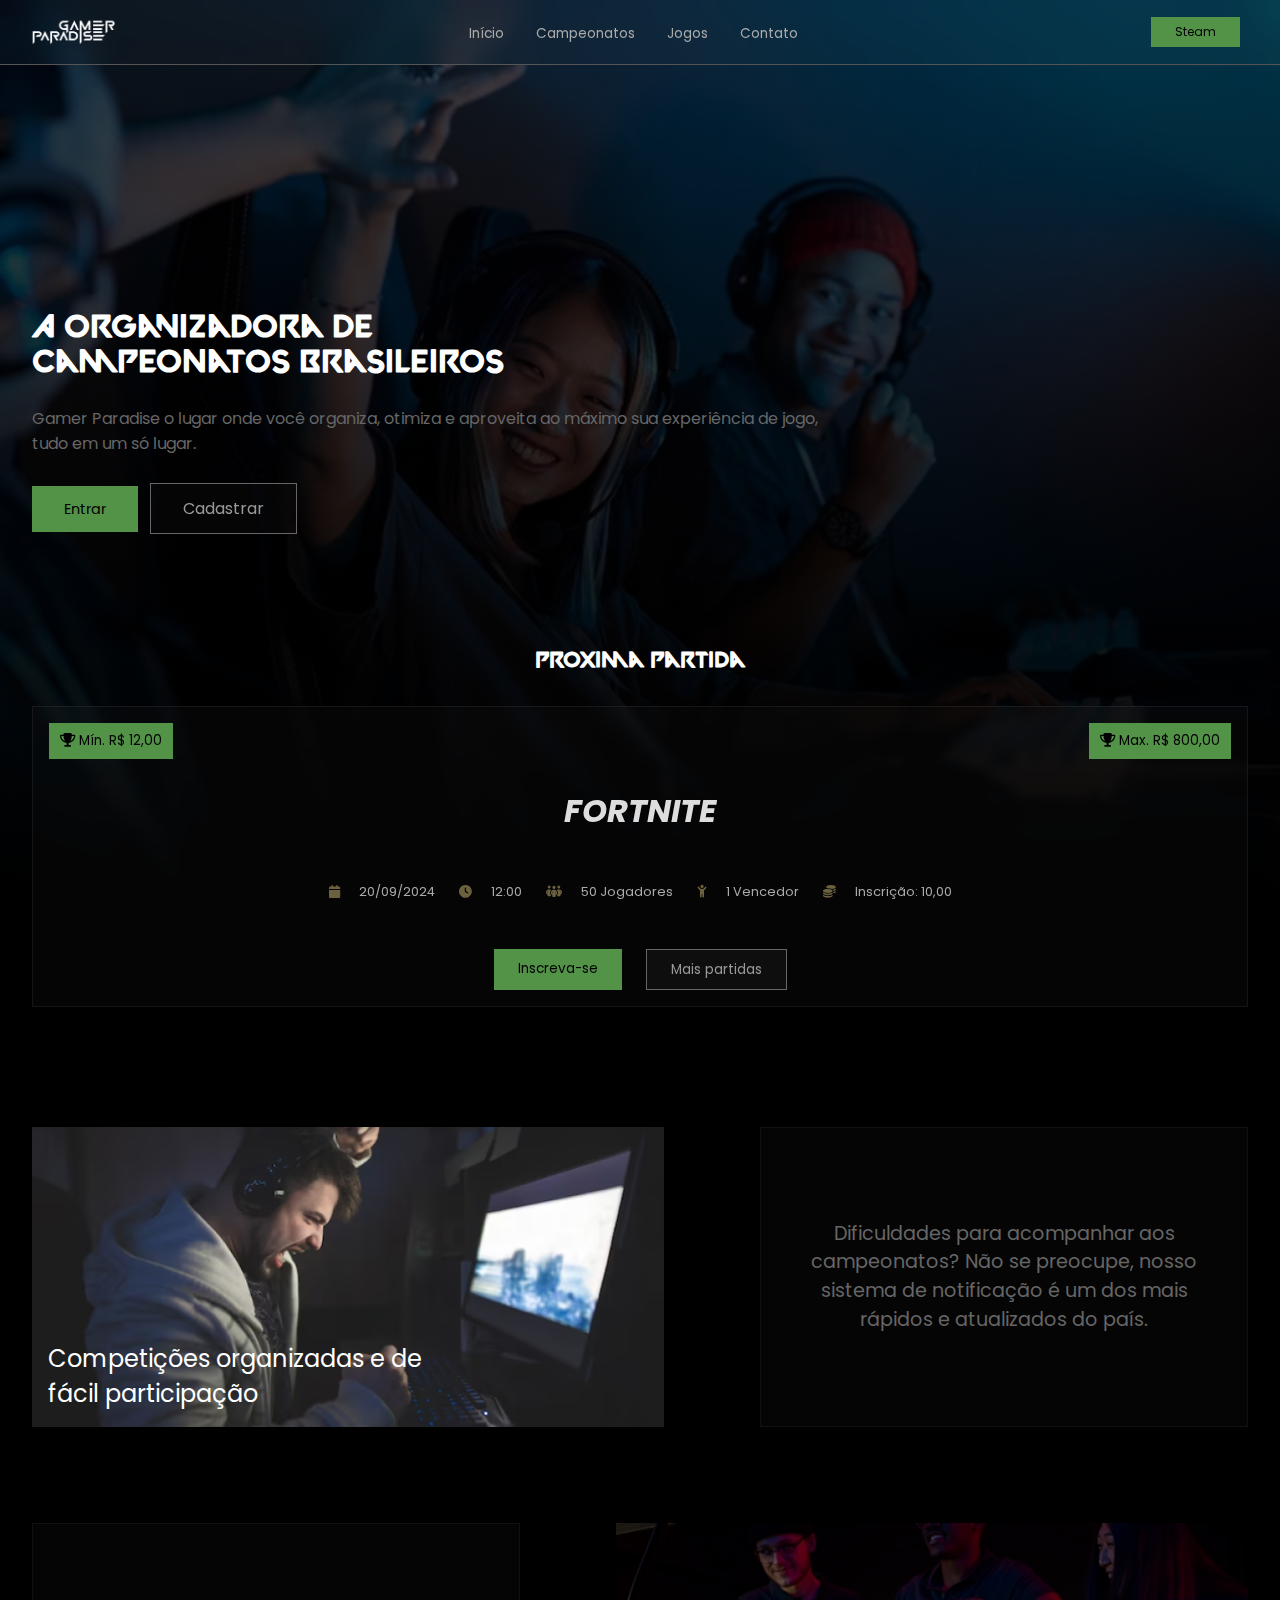
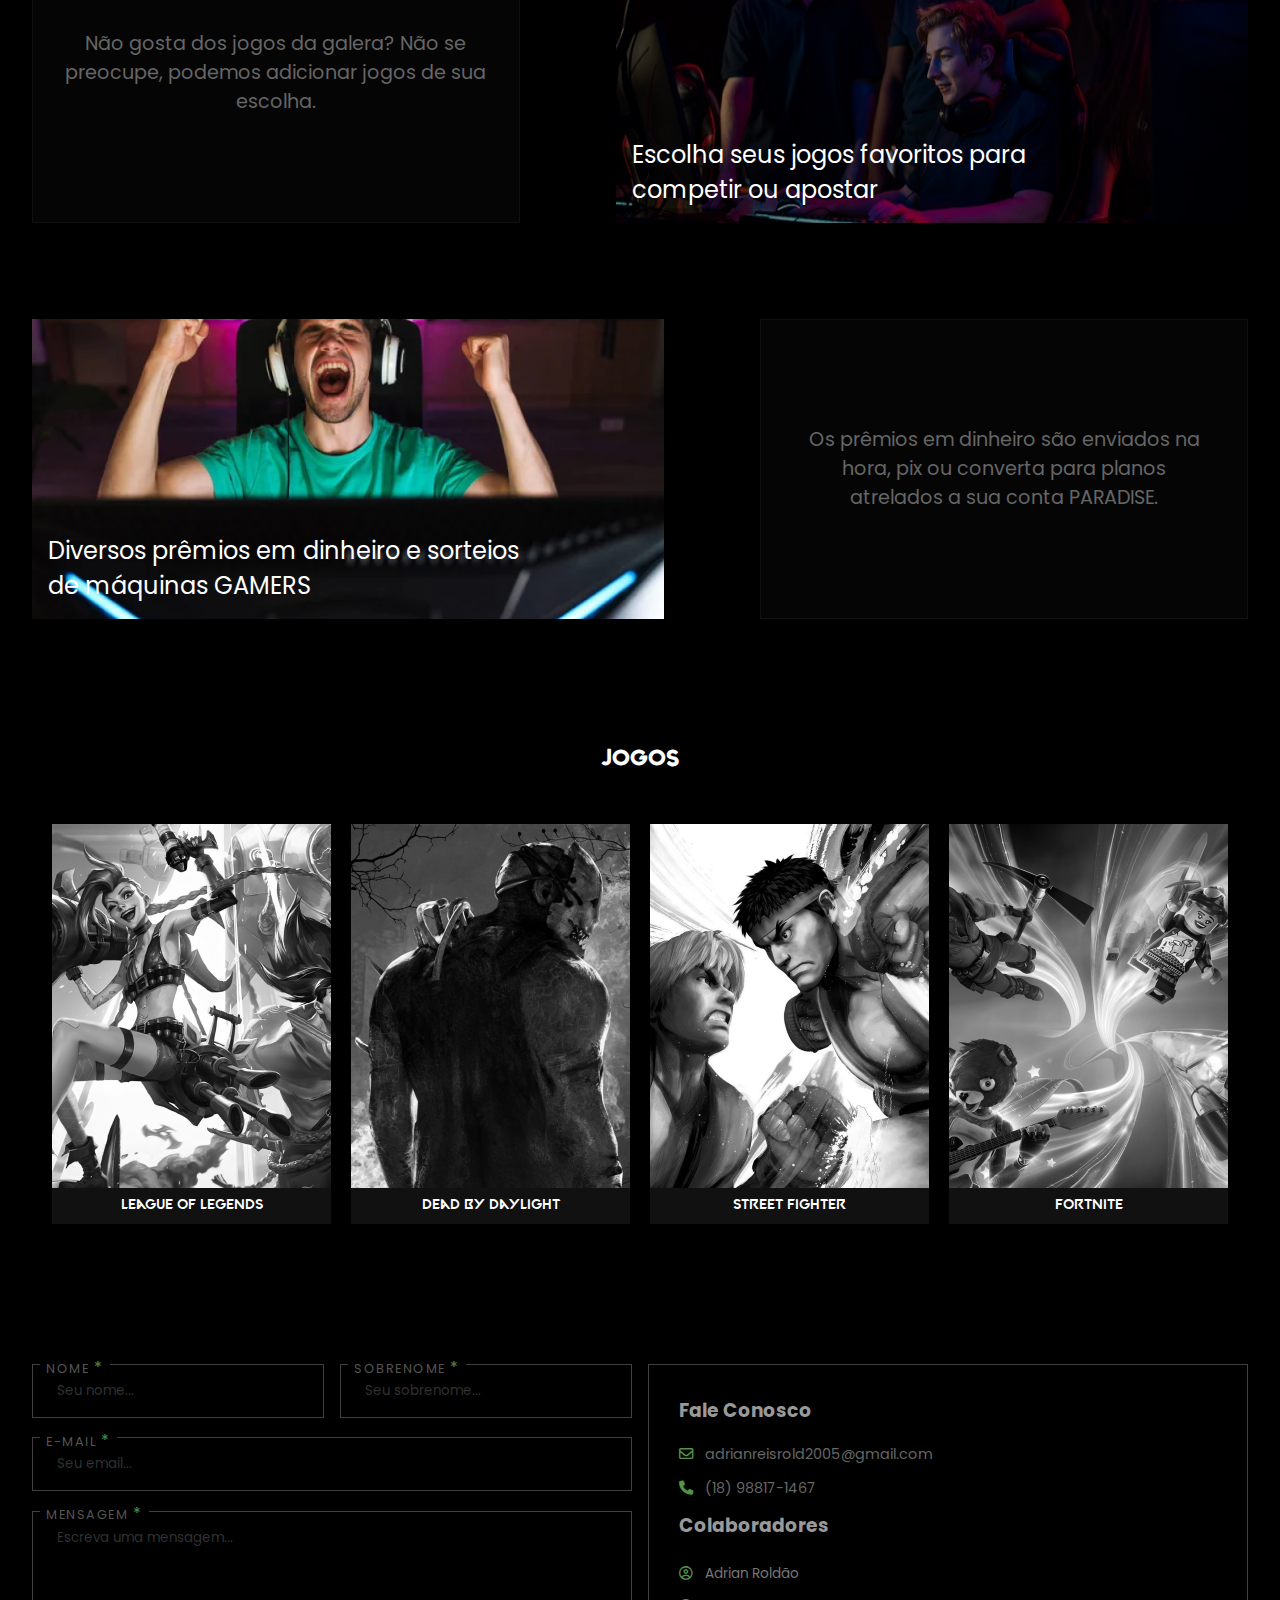
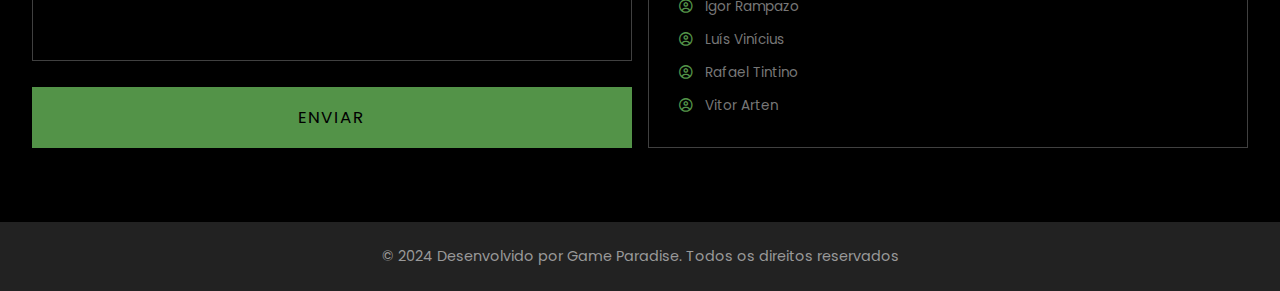
<file: index.html>
<!DOCTYPE html>
<html lang="pt-BR">
<head>
   <meta charset="UTF-8">
   <meta name="viewport" content="width=device-width, initial-scale=1.0">
   <link rel="shortcut icon" href="./assets/img/favicom.png" type="image/x-icon">
   <!-- Link File(s) CSS -->
   <link rel="stylesheet" href="./assets/css/_header.css">
   <link rel="stylesheet" href="./assets/css/style.css">
   <link rel="stylesheet" href="https://cdnjs.cloudflare.com/ajax/libs/font-awesome/6.6.0/css/all.min.css"/>
   <title>Gamer Paradise ⋄ Inicio</title>
</head>
<body>
   
   <!-- navegação -->
   <header>
      <div class="left">
         <a href="./index.html"><img src="./assets/img/logo-gp.png" alt="logo gamer paradise" class="logo"></a>
      </div>

      <input type="checkbox" name="menu" id="menu">
      <label for="menu" id="b-menu"><i class="fa-solid fa-bars"></i></label>

      <ul>
         <li><a href="#ap">Início</a></li>
         <li><a href="#mt">Campeonatos</a></li>
         <li><a href="#gm">Jogos</a></li>
         <li><a href="#cc">Contato</a></li>
         <button class="shop mn">Steam</button>
      </ul>

      <a href="https://store.steampowered.com/?l=portuguese" target="_blank" class="shop">Steam</a>
   </header>


   <!-- Banner -->
   <div class="cover" id="ap">
      <img src="./assets/img/banner_gp.png" alt="Banner League of Legends">
   </div>
   
   <!-- Detalhes -->
   <section class="container">
      <div class="dtl ap" id="ap">
         <h1 class="logo">A organizadora de campeonatos Brasileiros</h1>
         <p class="describe">Gamer Paradise o lugar onde você organiza, otimiza e aproveita ao máximo sua experiência de jogo, tudo em um só lugar.</p>
         <div class="row-button">
            <a href="" target="_blank" class="adquire">Entrar</a>
            <a href="#preview" target="_blank" class="preview">Cadastrar</a>
         </div>
      </div>

      <h1 class="title" id="mt">Proxima Partida</h1>

      <div class="matches">
         <span class="min"><i class="fa-solid fa-trophy"></i> Mín. R$ 12,00</span>
         <span class="max"><i class="fa-solid fa-trophy"></i> Max. R$ 800,00</span>

         <h1>Fortnite</h1>

         <ul>
            <li><i class="fa-solid fa-calendar"></i> <span>20/09/2024</span></li>
            <li><i class="fa-solid fa-clock"></i> <span>12:00</span></li>
            <li><i class="fa-solid fa-people-group"></i> <span>50 Jogadores</span></li>
            <li><i class="fa-solid fa-child-reaching"></i> <span>1 Vencedor</span></li>
            <li><i class="fa-solid fa-coins"></i> <span>Inscrição: 10,00</span></li>
         </ul>

         <div class="rw-btn">
            <a class="sub" href="./src/pages/subscribe-sl.html">Inscreva-se</a>
            <a class="mmt" href="">Mais partidas</a>
         </div>
      </div>

      <div class="dtl">
         <div class="bl-info">
            <div class="text">
               <p>Dificuldades para acompanhar aos campeonatos? Não se preocupe, nosso sistema de notificação é um dos mais rápidos e atualizados do país.</p>
            </div>
            <div class="cv">
               <img src="./assets/img/start/i (2).png" alt="Ilustração de Jogador(es)">
               <p>Competições organizadas e de <br> fácil participação</p>
            </div>
         </div>
         <div class="bl-info">
            <div class="text">
               <p>Não gosta dos jogos da galera? Não se preocupe, podemos adicionar jogos de sua escolha.</p>
            </div>
            <div class="cv">
               <img src="./assets/img/start/i (3).png" alt="Ilustração de Jogador(es)">
               <p>Escolha seus jogos favoritos para <br> competir ou apostar</p>
            </div>
         </div>
         <div class="bl-info">
            <div class="text">
               <p>Os prêmios em dinheiro são enviados na hora, pix ou converta para planos atrelados a sua conta PARADISE.</p>
            </div>
            <div class="cv">
               <img src="./assets/img/start/i (1).png" alt="Ilustração de Jogador(es)">
               <p>Diversos prêmios em dinheiro e sorteios <br> de máquinas GAMERS</p>
            </div>
         </div>
      </div>

      <h1 class="title" id="gm">Jogos</h1>

      <div class="dtl pj">
         <a href="./src/pages/games/league-of-legends.html" class="game__card">
            <img src="./assets/img/cards/lol.png" alt="Ilustração League of Legends">
            <p class="title-pj">League of Legends</p>
         </a>
         <a href="./src/pages/games/dead-by-daylight.html" class="game__card">
            <img src="./assets/img/cards/dbd.png" alt="Ilustração Dead By Daylight">
            <p class="title-pj">Dead By Daylight</p>
         </a>
         <a href="./src/pages/games/street-fighter.html" class="game__card">
            <img src="./assets/img/cards/street-fighter.png" alt="Ilustração Street Fighter">
            <p class="title-pj">Street Fighter</p>
         </a>
         <a href="./src/pages/games/fortinite.html" class="game__card">
            <img src="./assets/img/cards/fortinite.png" alt="Ilustração Fortinite">
            <p class="title-pj">Fortnite</p>
         </a>
      </div>

      <div class="dtl form" id="cc">
         <form action="" method="post">
            <div class="field">
               <label for="nome">Nome <span>*</span></label>
               <input type="text" name="nome" id="nome" placeholder="Seu nome..." required>
            </div>
            <div class="field">
               <label for="sobrenome">Sobrenome <span>*</span></label>
               <input type="text" name="sobrenome" id="sobrenome" placeholder="Seu sobrenome..." required>
            </div>
            <div class="field">
               <label for="email">E-mail <span>*</span></label>
               <input type="text" name="email" id="email" placeholder="Seu email..." required>
            </div>
            <div class="field">
               <label for="mensagem">Mensagem <span>*</span></label>
               <textarea name="mensagem" id="mensagem" placeholder="Escreva uma mensagem..." required></textarea>
            </div>

            <button type="submit">Enviar</button>
         </form>

         <div class="bl-data">
            <h3>Fale Conosco</h3>

            <p><i class="fa-regular fa-envelope"></i> adrianreisrold2005@gmail.com</p>
            <p><i class="fa-solid fa-phone"></i> (18) 98817-1467</p>

            <h3>Colaboradores</h3>

            <ul>
               <li><a href="https://igorrampazo.github.io/adrian-port/" target="_blank"><i class="fa-regular fa-circle-user"></i> Adrian Roldão</a></li>
               <li><a href="https://igorrampazo.github.io/igorrampazo-port/" target="_blank"><i class="fa-regular fa-circle-user"></i> Igor Rampazo</a></li>
               <li><a href="https://xxlvamxx.github.io/my-portifolio/" target="_blank"><i class="fa-regular fa-circle-user"></i> Luís Vinícius</a></li>
               <li><a href="https://c0smoss.github.io/portifolio2/" target="_blank"><i class="fa-regular fa-circle-user"></i> Rafael Tintino</a></li>
               <li><a href="https://igorrampazo.github.io/vitorport/" target="_blank"><i class="fa-regular fa-circle-user"></i> Vitor Arten</a></li>
            </ul>
         </div>
      </div>
   </section>

   <!-- Rodapé -->
   <footer>
      <p>© 2024 Desenvolvido por Game Paradise. Todos os direitos reservados</p>
   </footer>
</body>
</html>
</file>
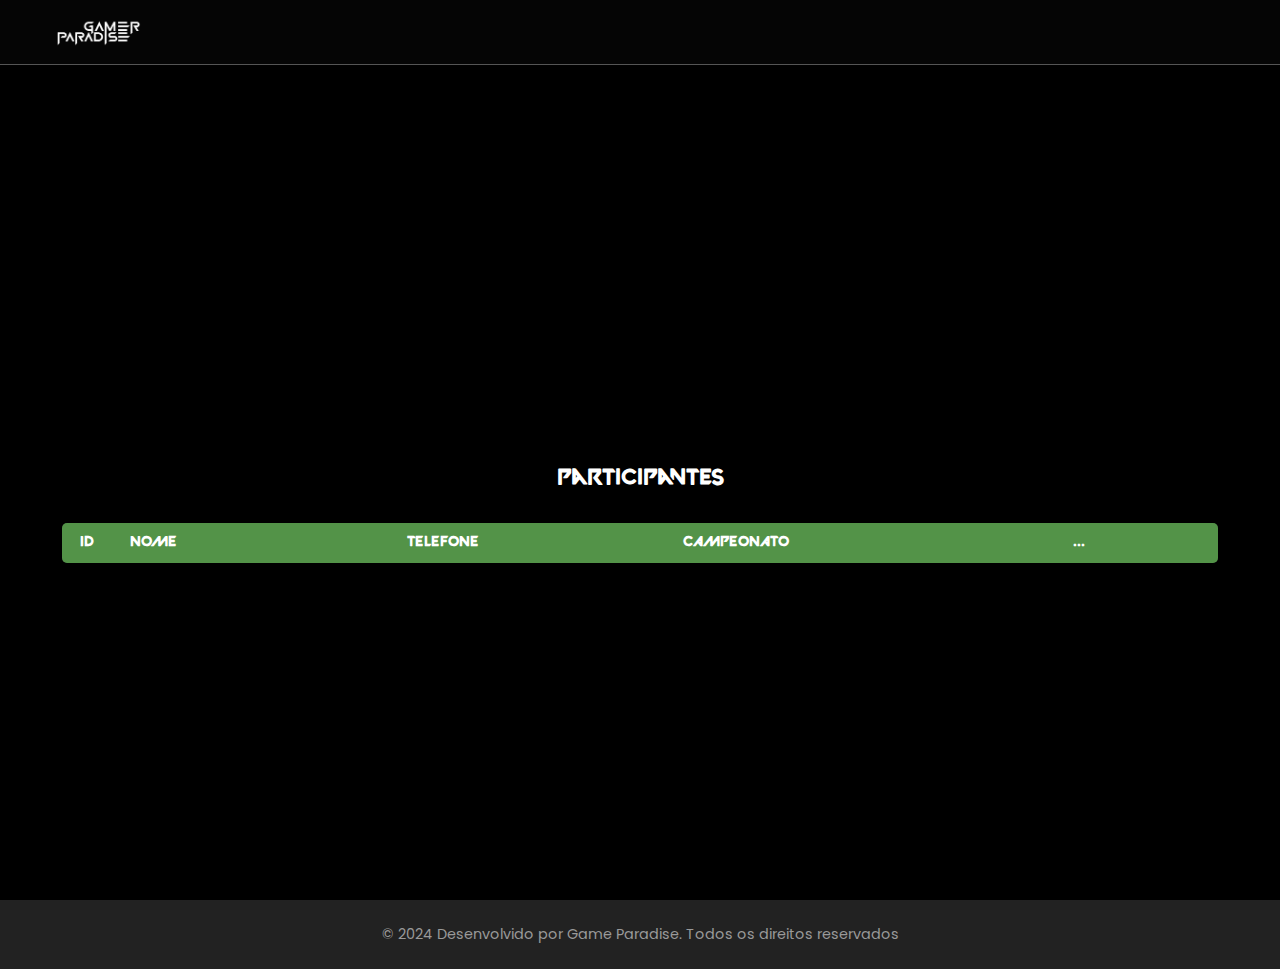
<file: src/pages/dashboard.html>
<!DOCTYPE html>
<html lang="pt-BR">
<head>
   <meta charset="UTF-8">
   <meta name="viewport" content="width=device-width, initial-scale=1.0">
   <link rel="shortcut icon" href="../../assets/img/favicom.png" type="image/x-icon">
   <!-- Link File(s) CSS -->
   <link rel="stylesheet" href="../../assets/css/_header.css">
   <link rel="stylesheet" href="../../assets/css/_dashboard.css">
   <link rel="stylesheet" href="https://cdnjs.cloudflare.com/ajax/libs/font-awesome/6.6.0/css/all.min.css"/>
   <!-- Link File(s) JS -->
   <script src="../../assets/js/ctrl-del-user.js" defer async></script>
   <script src="../../assets/js/ctrl-slt-ps.js"></script>
   <title>Gamer Paradise ⋄ Dashboard</title>
</head>
<body>
   
   <!-- navegação -->
   <header>
      <div class="left">
         <a href="../../index.html"><img src="../../assets/img/logo-gp.png" alt="logo gamer paradise" class="logo"></a>
      </div>
   </header>
   
   <!-- Detalhes -->
   <section class="container eq">
      <div class="dash-1">
         <h1 class="title">Participantes</h1>
         <table>
               <thead>
                  <tr>
                     <td>Id</td>
                     <td>Nome</td>
                     <td>Telefone</td>
                     <td>Campeonato</td>
                     <td>...</td>
                  </tr>
               </thead>
               <tbody class="data-ps">
               </tbody>
         </table>
      </div>

      <!-- <div class="dash-2">
            <h1 class="title">Grupos</h1>
            <table>
                  <thead>
                     <tr>
                        <td>Id</td>
                        <td>Equipe</td>
                        <td>Membro 1</td>
                        <td>Membro 2</td>
                        <td>Membro 3</td>
                        <td>Membro 4</td>
                        <td>Membro 5</td>
                        <td>Telefone</td>
                        <td>Campeonato</td>
                        <td>...</td>
                     </tr>
                  </thead>
                  <tbody>
                     <tr>
                        <td>1</td>
                        <td>Vorpal Sword</td>
                        <td>Igor Rampazo</td>
                        <td>Luís Monfré</td>
                        <td>Rafael Tintino</td>
                        <td>Adrian Roldao</td>
                        <td>Pedro Sá</td>
                        <td>18 99683 0946</td>
                        <td>League of Legends | 20/09/2024</td>
                        <td>
                           <a href="" class="edt"><i class="fa-solid fa-pencil"></i></a>
                           <button class="del" value="{camp[0]}"><i class="fa-solid fa-trash"></i></button>
                        </td>
                     </tr>
                  </tbody>
            </table>
      </div> -->
   </section>
   
   <!-- Rodapé -->
   <footer>
      <p>© 2024 Desenvolvido por Game Paradise. Todos os direitos reservados</p>
   </footer>
</body>
</html>
</file>
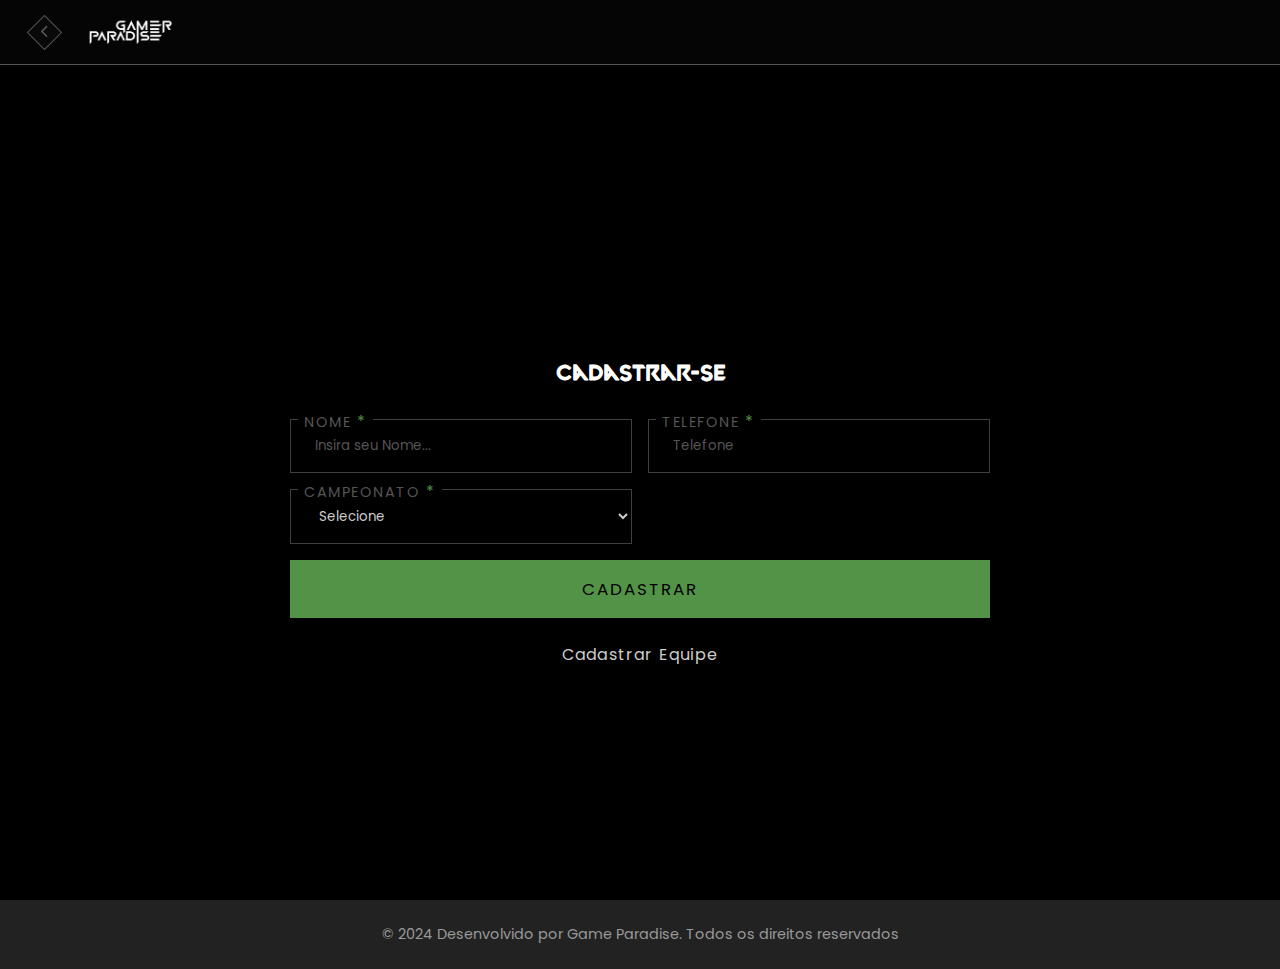
<file: src/pages/subscribe-sl.html>
<!DOCTYPE html>
<html lang="pt-BR">
<head>
   <meta charset="UTF-8">
   <meta name="viewport" content="width=device-width, initial-scale=1.0">
   <link rel="shortcut icon" href="../../assets/img/favicom.png" type="image/x-icon">
   <!-- Link File(s) CSS -->
   <link rel="stylesheet" href="../../assets/css/_header.css">
   <link rel="stylesheet" href="../../assets/css/_form.css">
   <link rel="stylesheet" href="https://cdnjs.cloudflare.com/ajax/libs/font-awesome/6.6.0/css/all.min.css"/>
   <!-- Link File(s) JS -->
   <script src="../../assets/js/ctrl-cad-sl.js" defer></script>
   <script src="../../assets/js/ctrl-list-options.js" defer></script>
   <title>Gamer Paradise ⋄ Inscrição - Solo</title>
</head>
<body>
   
   <!-- navegação -->
   <header>
      <div class="left">
         <a href="../../index.html" class="back"><i class="fa-solid fa-chevron-left"></i></a>
         <a href="../../index.html"><img src="../../assets/img/logo-gp.png" alt="logo gamer paradise" class="logo"></a>
      </div>
   </header>
   
   <!-- Detalhes -->
   <section class="container">
        <h1 class="title">cadastrar-se</h1>
        <form action="./subscribe-sl.html" id="form-sl">
            <div class="field">
                <label for="nome">Nome <span>*</span></label>
                <input type="text" name="nome" id="nome" placeholder="Insira seu Nome..." required>
            </div>
            <div class="field">
                <label for="telefone">Telefone <span>*</span></label>
                <input type="tel" name="telefone" id="telefone" placeholder="Telefone" required>
            </div>
            <div class="field">
                <label for="camp">Campeonato <span>*</span></label>
                <select name="camp" id="camp-slc" required>
                    <option value="" selected disabled>Selecione</option>
                </select>
            </div>
            <button type="submit">Cadastrar</button>
        </form>
        <a href="./subscribe-tm.html" class="link-b">Cadastrar Equipe</a>
   </section>

   <!-- Rodapé -->
   <footer>
      <p>© 2024 Desenvolvido por Game Paradise. Todos os direitos reservados</p>
   </footer>
</body>
</html>
</file>
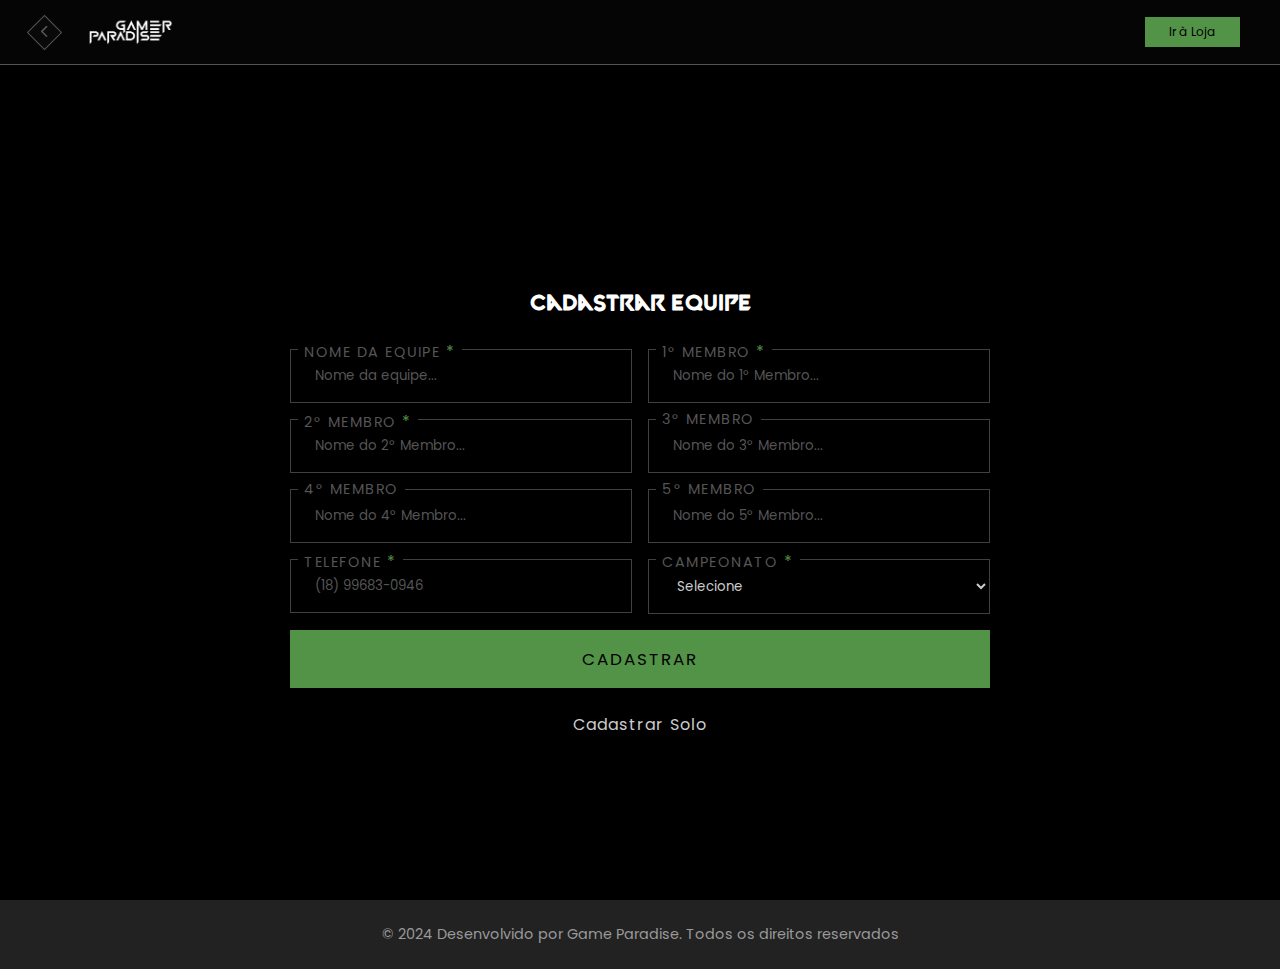
<file: src/pages/subscribe-tm.html>
<!DOCTYPE html>
<html lang="pt-BR">
<head>
   <meta charset="UTF-8">
   <meta name="viewport" content="width=device-width, initial-scale=1.0">
   <link rel="shortcut icon" href="../../assets/img/favicom.png" type="image/x-icon">
   <!-- Link File(s) CSS -->
   <link rel="stylesheet" href="../../assets/css/_header.css">
   <link rel="stylesheet" href="../../assets/css/_form.css">
   <link rel="stylesheet" href="https://cdnjs.cloudflare.com/ajax/libs/font-awesome/6.6.0/css/all.min.css"/>
   <!-- Link File(s) JS -->
   <script src="../../assets/js/ctrl-cad-gp.js" defer></script>
   <script src="../../assets/js/ctrl-list-options.js" defer></script>
   <title>Gamer Paradise ⋄ Inscrição - Solo</title>
</head>
<body>
   
   <!-- navegação -->
   <header>
      <div class="left">
         <a href="../../index.html" class="back"><i class="fa-solid fa-chevron-left"></i></a>
         <a href="../../index.html"><img src="../../assets/img/logo-gp.png" alt="logo gamer paradise" class="logo"></a>
      </div>

      <input type="checkbox" name="menu" id="menu">
      <label for="menu" id="b-menu"><i class="fa-solid fa-bars"></i></label>

      <ul>
         <button class="shop mn">Ir à Loja</button>
      </ul>

      <button class="shop">Ir à Loja</button>
   </header>
   
   <!-- Detalhes -->
   <section class="container eq">
        <h1 class="title">cadastrar Equipe</h1>
        <form action="./subscribe-tm.html" id="form-gp">
            <div class="field">
                <label for="team-name">Nome da Equipe <span>*</span></label>
                <input type="text" name="team_name" id="team_name" placeholder="Nome da equipe..." required>
            </div>
            <div class="field">
                <label for="mb_1">1° Membro <span>*</span></label>
                <input type="text" name="mb_1" id="mb_1" placeholder="Nome do 1° Membro..." required>
            </div>
            <div class="field">
                <label for="mb_2">2° Membro <span>*</span></label>
                <input type="text" name="mb_2" id="mb_2" placeholder="Nome do 2° Membro..." required>
            </div>
            <div class="field">
                <label for="mb_3">3° Membro</label>
                <input type="text" name="mb_3" id="mb_3" placeholder="Nome do 3° Membro..." required>
            </div>
            <div class="field">
                <label for="mb_4">4° Membro</label>
                <input type="text" name="mb_4" id="mb_4" placeholder="Nome do 4° Membro..." required>
            </div>
            <div class="field">
                <label for="mb_5">5° Membro</label>
                <input type="text" name="mb_5" id="mb_5" placeholder="Nome do 5° Membro..." required>
            </div>
            <div class="field">
                <label for="telefone">Telefone <span>*</span></label>
                <input type="text" name="telefone" id="telefone" placeholder="(18) 99683-0946" required>
            </div>
            <div class="field">
                <label for="">Campeonato <span>*</span></label>
                <select name="mb" id="camp-slc" required>
                    <option value="" selected disabled>Selecione</option>
                </select>
            </div>
            <button type="submit">Cadastrar</button>
        </form>
        <a href="./subscribe-sl.html" class="link-b">Cadastrar Solo</a>
   </section>

   <!-- Rodapé -->
   <footer>
      <p>© 2024 Desenvolvido por Game Paradise. Todos os direitos reservados</p>
   </footer>
</body>
</html>
</file>
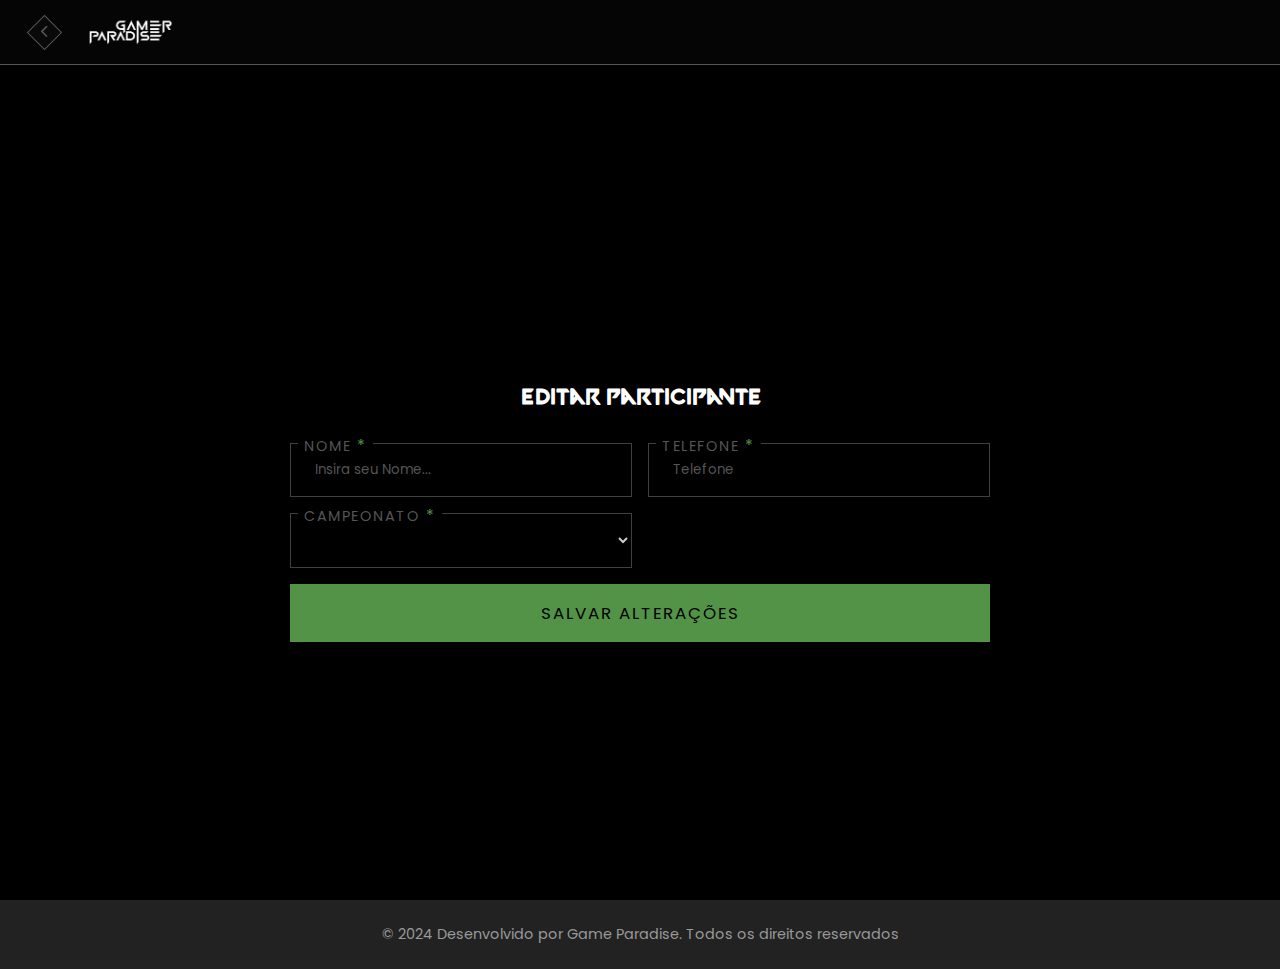
<file: src/pages/update-sl.html>
<!DOCTYPE html>
<html lang="pt-BR">
<head>
   <meta charset="UTF-8">
   <meta name="viewport" content="width=device-width, initial-scale=1.0">
   <link rel="shortcut icon" href="../../assets/img/favicom.png" type="image/x-icon">
   <!-- Link File(s) CSS -->
   <link rel="stylesheet" href="../../assets/css/_header.css">
   <link rel="stylesheet" href="../../assets/css/_form.css">
   <link rel="stylesheet" href="https://cdnjs.cloudflare.com/ajax/libs/font-awesome/6.6.0/css/all.min.css"/>
   <!-- Link File(s) JS -->
   <script src="../../assets/js/ctrl-edt-ps.js" defer></script>
   <title>Gamer Paradise ⋄ Alterar Dados - Solo</title>
</head>
<body>
   
   <!-- navegação -->
   <header>
      <div class="left">
         <a href="../pages/dashboard.html" class="back"><i class="fa-solid fa-chevron-left"></i></a>
         <a href="../../index.html"><img src="../../assets/img/logo-gp.png" alt="logo gamer paradise" class="logo"></a>
      </div>
   </header>
   
   <!-- Detalhes -->
   <section class="container">
        <h1 class="title">Editar Participante</h1>
        <form action="./subscribe-sl.html" id="form-upd-us">
            <div class="field">
                <label for="nome">Nome <span>*</span></label>
                <input type="text" name="nome" id="nome" placeholder="Insira seu Nome..." required>
            </div>
            <div class="field">
                <label for="telefone">Telefone <span>*</span></label>
                <input type="tel" name="telefone" id="telefone" placeholder="Telefone" required>
            </div>
            <div class="field">
                <label for="camp">Campeonato <span>*</span></label>
                <select name="camp" id="camp-slc" required>
                </select>
            </div>
            <button type="submit">Salvar Alterações</button>
        </form>
   </section>

   <!-- Rodapé -->
   <footer>
      <p>© 2024 Desenvolvido por Game Paradise. Todos os direitos reservados</p>
   </footer>
</body>
</html>
</file>
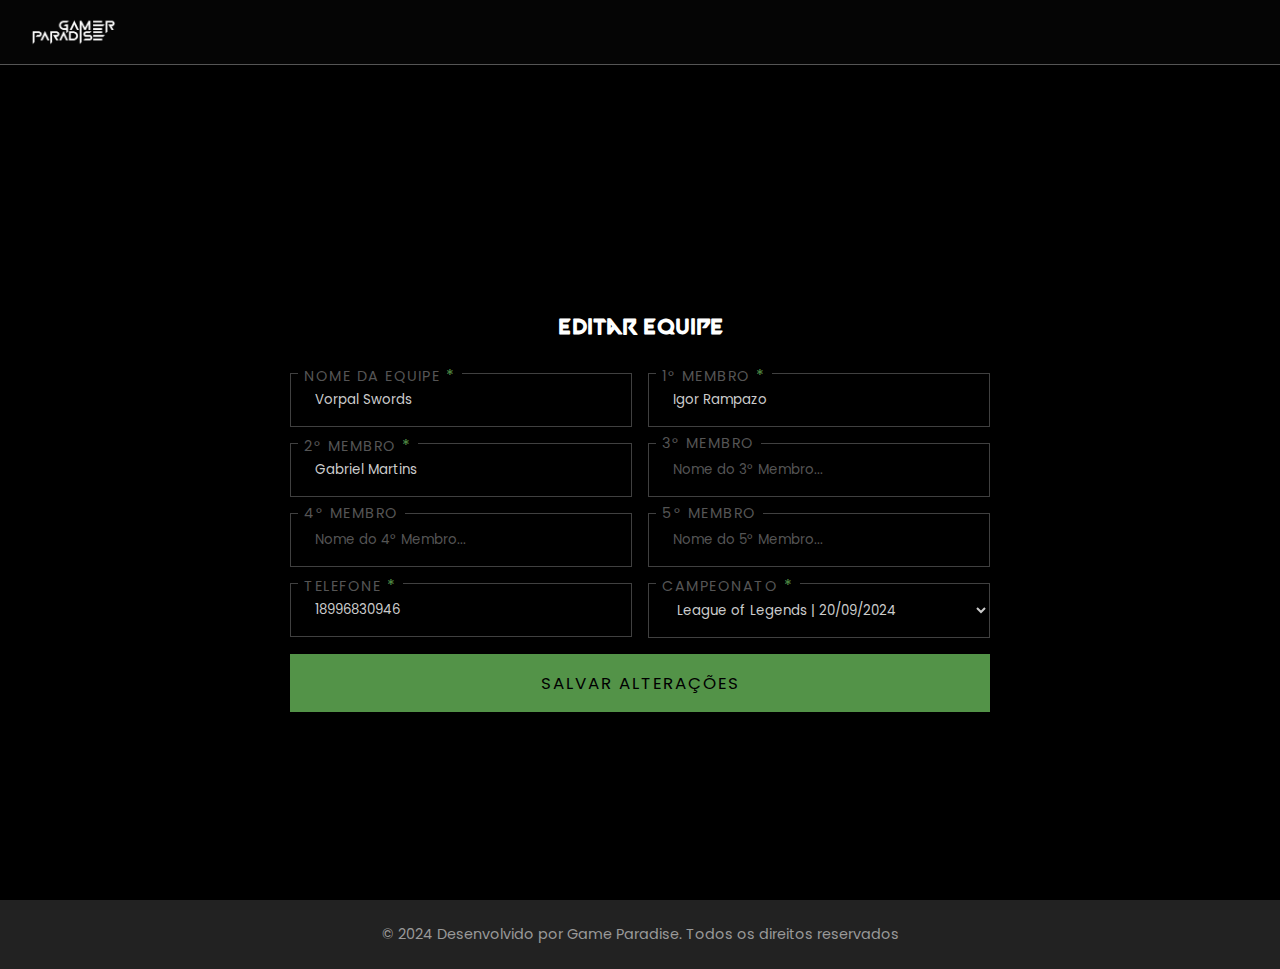
<file: src/pages/update-tm.html>
<!DOCTYPE html>
<html lang="pt-BR">
<head>
   <meta charset="UTF-8">
   <meta name="viewport" content="width=device-width, initial-scale=1.0">
   <link rel="shortcut icon" href="../../assets/img/favicom.png" type="image/x-icon">
   <!-- Link File(s) CSS -->
   <link rel="stylesheet" href="../../assets/css/_header.css">
   <link rel="stylesheet" href="../../assets/css/_form.css">
   <link rel="stylesheet" href="https://cdnjs.cloudflare.com/ajax/libs/font-awesome/6.6.0/css/all.min.css"/>
   <title>Gamer Paradise ⋄ Inscrição - Solo</title>
</head>
<body>
   
   <!-- navegação -->
   <header>
      <div class="left">
         <a href="../../index.html"><img src="../../assets/img/logo-gp.png" alt="logo gamer paradise" class="logo"></a>
      </div>
   </header>
   
   <!-- Detalhes -->
   <section class="container eq">
        <h1 class="title">Editar Equipe</h1>
        <form action="./update-tm.html" method="post">
            <div class="field">
                <label for="team-name">Nome da Equipe <span>*</span></label>
                <input type="text" name="team-name" id="team-name" placeholder="Nome da equipe..." value="Vorpal Swords" required>
            </div>
            <div class="field">
                <label for="mb_1">1° Membro <span>*</span></label>
                <input type="text" name="mb_1" id="mb_1" placeholder="Nome do 1° Membro..." value="Igor Rampazo" required>
            </div>
            <div class="field">
                <label for="mb_2">2° Membro <span>*</span></label>
                <input type="text" name="mb_2" id="mb_2" placeholder="Nome do 2° Membro..." value="Gabriel Martins" required>
            </div>
            <div class="field">
                <label for="mb_3">3° Membro</label>
                <input type="text" name="mb_3" id="mb_3" placeholder="Nome do 3° Membro...">
            </div>
            <div class="field">
                <label for="mb_4">4° Membro</label>
                <input type="text" name="mb_4" id="mb_4" placeholder="Nome do 4° Membro...">
            </div>
            <div class="field">
                <label for="mb_5">5° Membro</label>
                <input type="text" name="mb_5" id="mb_5" placeholder="Nome do 5° Membro...">
            </div>
            <div class="field">
                <label for="telefone">Telefone <span>*</span></label>
                <input type="text" name="telefone" id="telefone" placeholder="(18) 99683-0946" value="18996830946" required>
            </div>
            <div class="field">
                <label for="">Campeonato <span>*</span></label>
                <select name="mb" id="mb" required>
                    <option value="" selected>League of Legends | 20/09/2024</option>
                    <option value="lol_09-24">Valorant | 20/09/2024</option>
                </select>
            </div>
            <button type="submit">Salvar Alterações</button>
        </form>
   </section>

   <!-- Rodapé -->
   <footer>
      <p>© 2024 Desenvolvido por Game Paradise. Todos os direitos reservados</p>
   </footer>
</body>
</html>
</file>
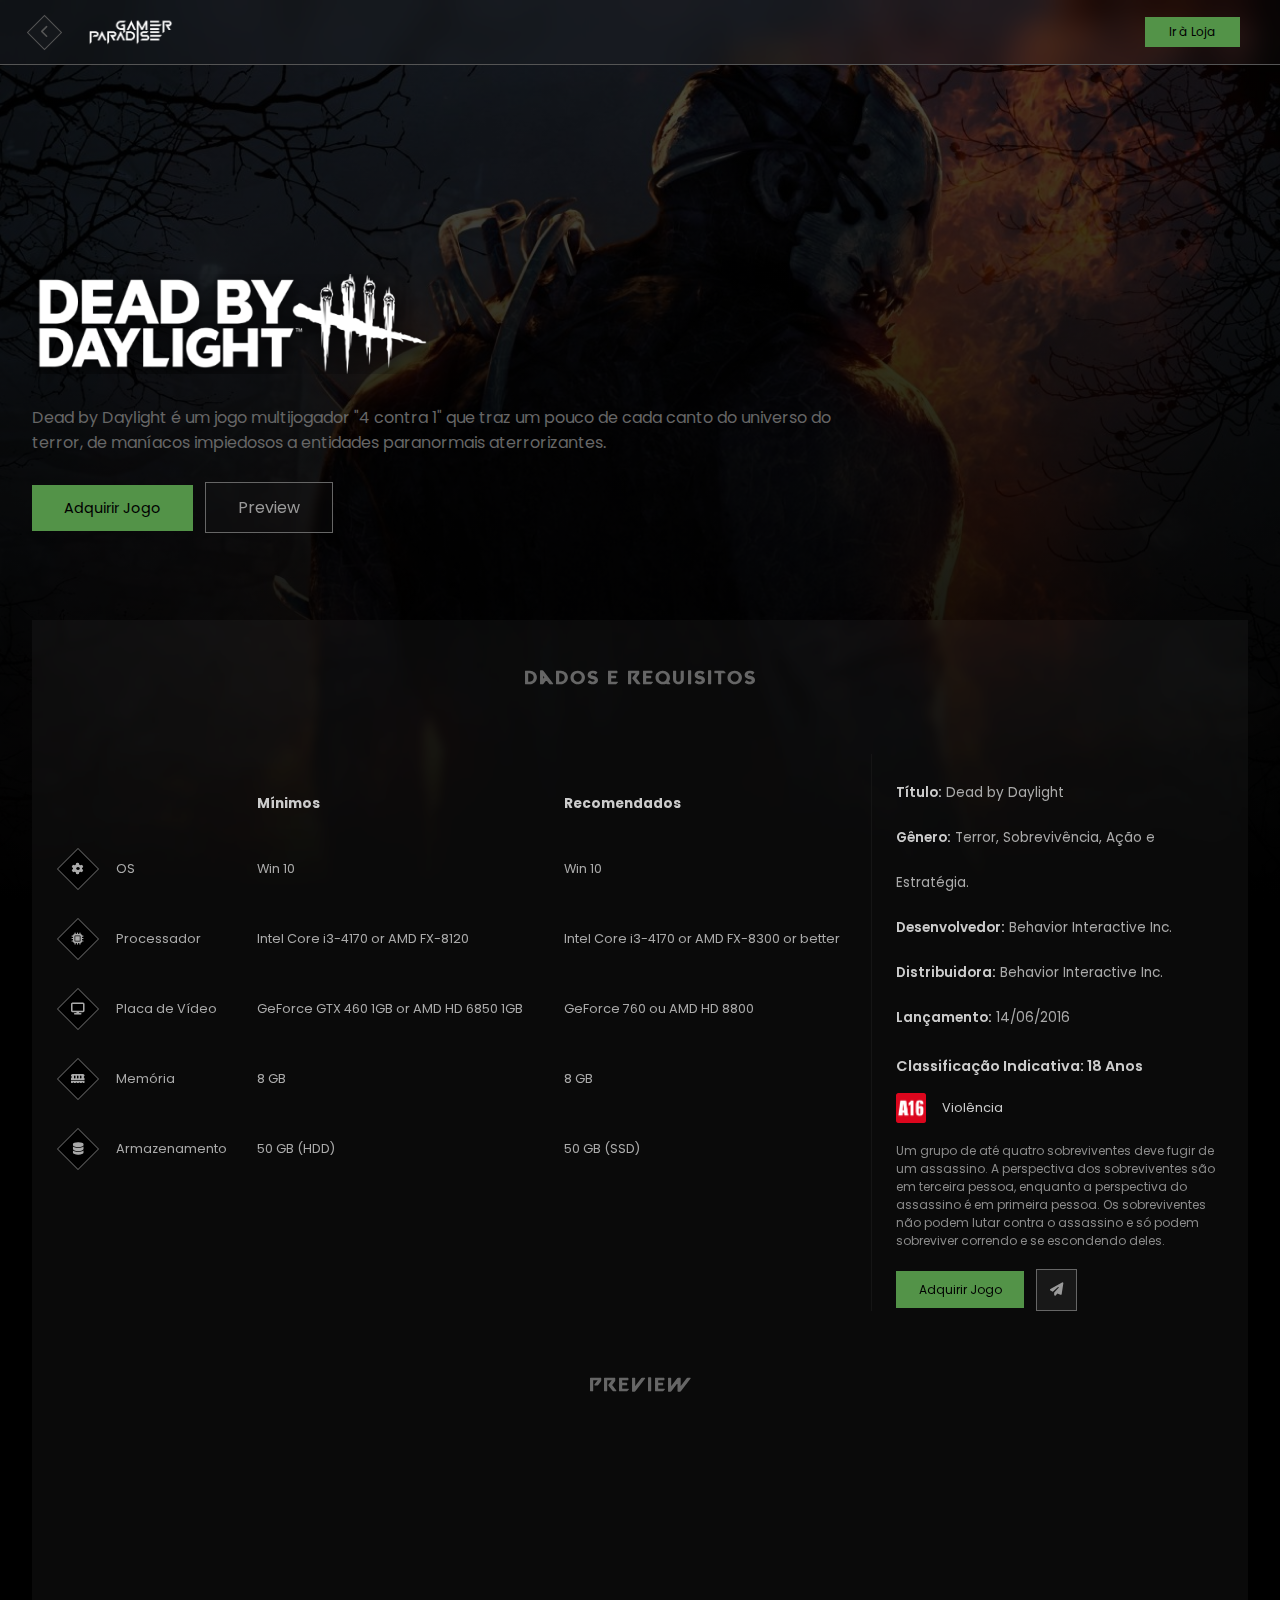
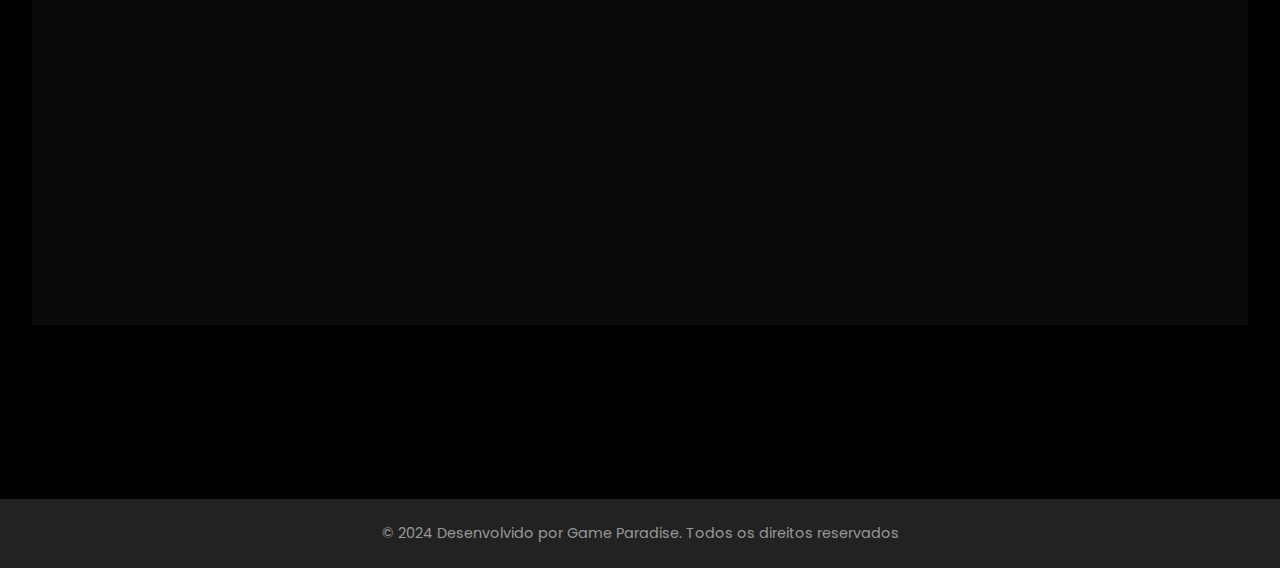
<file: src/pages/games/dead-by-daylight.html>
<!DOCTYPE html>
<html lang="pt-BR">
<head>
   <meta charset="UTF-8">
   <meta name="viewport" content="width=device-width, initial-scale=1.0">
   <link rel="shortcut icon" href="../../../assets/img/favicom.png" type="image/x-icon">
   <!-- Link File(s) CSS -->
   <link rel="stylesheet" href="../../../assets/css/_header.css">
   <link rel="stylesheet" href="../../../assets/css/_game.css">
   <link rel="stylesheet" href="https://cdnjs.cloudflare.com/ajax/libs/font-awesome/6.6.0/css/all.min.css"/>
   <title>Gamer Paradise ⋄ DBD</title>
</head>
<body>
   
   <!-- navegação -->
   <header>
      <div class="left">
         <a href="../../../index.html#gm" class="back"><i class="fa-solid fa-chevron-left"></i></a>
         <a href="../../../index.html"><img src="../../../assets/img/logo-gp.png" alt="logo gamer paradise" class="logo"></a>
      </div>

      <input type="checkbox" name="menu" id="menu">
      <label for="menu" id="b-menu"><i class="fa-solid fa-bars"></i></label>

      <ul>
         <a href="https://store.steampowered.com/?l=portuguese" target="_blank" class="shop mn">Ir à Loja</a>
      </ul>

      <a href="https://store.steampowered.com/?l=portuguese" target="_blank" class="shop">Ir à Loja</a>
   </header>


   <!-- Banner -->
   <div class="cover">
      <img src="../../../assets/img/banner__dead-by-daylight.png" alt="Banner League of Legends">
   </div>
   
   <!-- Detalhes -->
   <section class="container">
      <div class="dtl-1">
         <img src="../../../assets/img/logo__dead-by-daylight.png" alt="logo do jogo" class="logo">
         <p class="describe">Dead by Daylight é um jogo multijogador "4 contra 1" que traz um pouco de cada canto do universo do terror, de maníacos impiedosos a entidades paranormais aterrorizantes.</p>
         <div class="row-button">
            <a href="https://store.steampowered.com/app/381210/Dead_by_Daylight/" target="_blank" class="adquire">Adquirir Jogo</a>
            <a href="#preview" target="_blank" class="preview">Preview</a>
         </div>
      </div>

      <div class="dtl-2">
         <h1 class="div">Dados e Requisitos</h1>

         <div class="row-data">
            <div class="requisitos">
               <table>
                  <thead>
                     <tr>
                        <th></th>
                        <th></th>
                        <th>Mínimos</th>
                        <th>Recomendados</th>
                     </tr>
                  </thead>
                  <tbody>
                     <tr>
                        <td><div class="icon"><i class="fa-solid fa-gear"></i></div></td>
                        <td>OS</td>
                        <td>Win 10</td>
                        <td>Win 10</td>
                     </tr>
                     <tr>
                        <td><div class="icon"><i class="fa-solid fa-microchip"></i></div></td>
                        <td>Processador</td>
                        <td>Intel Core i3-4170 or AMD FX-8120</td>
                        <td>Intel Core i3-4170 or AMD FX-8300 or better</td>
                     </tr>
                     <tr>
                        <td><div class="icon"><i class="fa-solid fa-display"></i></div></td>
                        <td>Placa de Vídeo</td>
                        <td>GeForce GTX 460 1GB or AMD HD 6850 1GB</td>
                        <td>GeForce 760 ou AMD HD 8800</td>
                     </tr>
                     <tr>
                        <td><div class="icon"><i class="fa-solid fa-memory"></i></div></td>
                        <td>Memória</td>
                        <td>8 GB</td>
                        <td>8 GB</td>
                     </tr>
                     <tr>
                        <td><div class="icon"><i class="fa-solid fa-database"></i><div></td>
                        <td>Armazenamento</td>
                        <td>50 GB (HDD)</td>
                        <td>50 GB (SSD)</td>
                     </tr>
                  </tbody>
               </table>
            </div>

            <div class="col-details">
              <ul>
                  <li><span>Título:</span> Dead by Daylight</li>
                  <li><span>Gênero:</span> Terror, Sobrevivência, Ação e Estratégia.</li>
                  <li><span>Desenvolvedor:</span> Behavior Interactive Inc.</li>
                  <li><span>Distribuidora:</span> Behavior Interactive Inc.</li>
                  <li><span>Lançamento:</span> 14/06/2016</li>
              </ul>

              <p>Classificação Indicativa: 18 Anos</p>

              <div class="class">
                  <img src="../../../assets/img/cl-16.png" alt="Classificação Etaria">
                  <span>Violência</span>
              </div>

              <p class="sinopse">Um grupo de até quatro sobreviventes deve fugir de um assassino. A perspectiva dos sobreviventes são em terceira pessoa, enquanto a perspectiva do assassino é em primeira pessoa. Os sobreviventes não podem lutar contra o assassino e só podem sobreviver correndo e se escondendo deles.</p>
              <div>
               <a href="https://store.steampowered.com/app/381210/Dead_by_Daylight/" target="_blank" class="adquire">Adquirir Jogo</a>
               <button class="share"><i class="fa-solid fa-paper-plane"></i></button>
              </div>
            </div>
         </div>

         <h2>Preview</h2>

         <div class="video-player" id="preview">
            <iframe width="560" height="315" src="https://www.youtube.com/embed/JGhIXLO3ul8?si=YAtXZBB5t_Cf55EO" title="YouTube video player" frameborder="0" allow="accelerometer; autoplay; clipboard-write; encrypted-media; gyroscope; picture-in-picture; web-share" referrerpolicy="strict-origin-when-cross-origin" allowfullscreen></iframe>
         </div>
      </div>
   </section>

   <!-- Rodapé -->
   <footer>
      <p>© 2024 Desenvolvido por Game Paradise. Todos os direitos reservados</p>
   </footer>
</body>
</html>
</file>
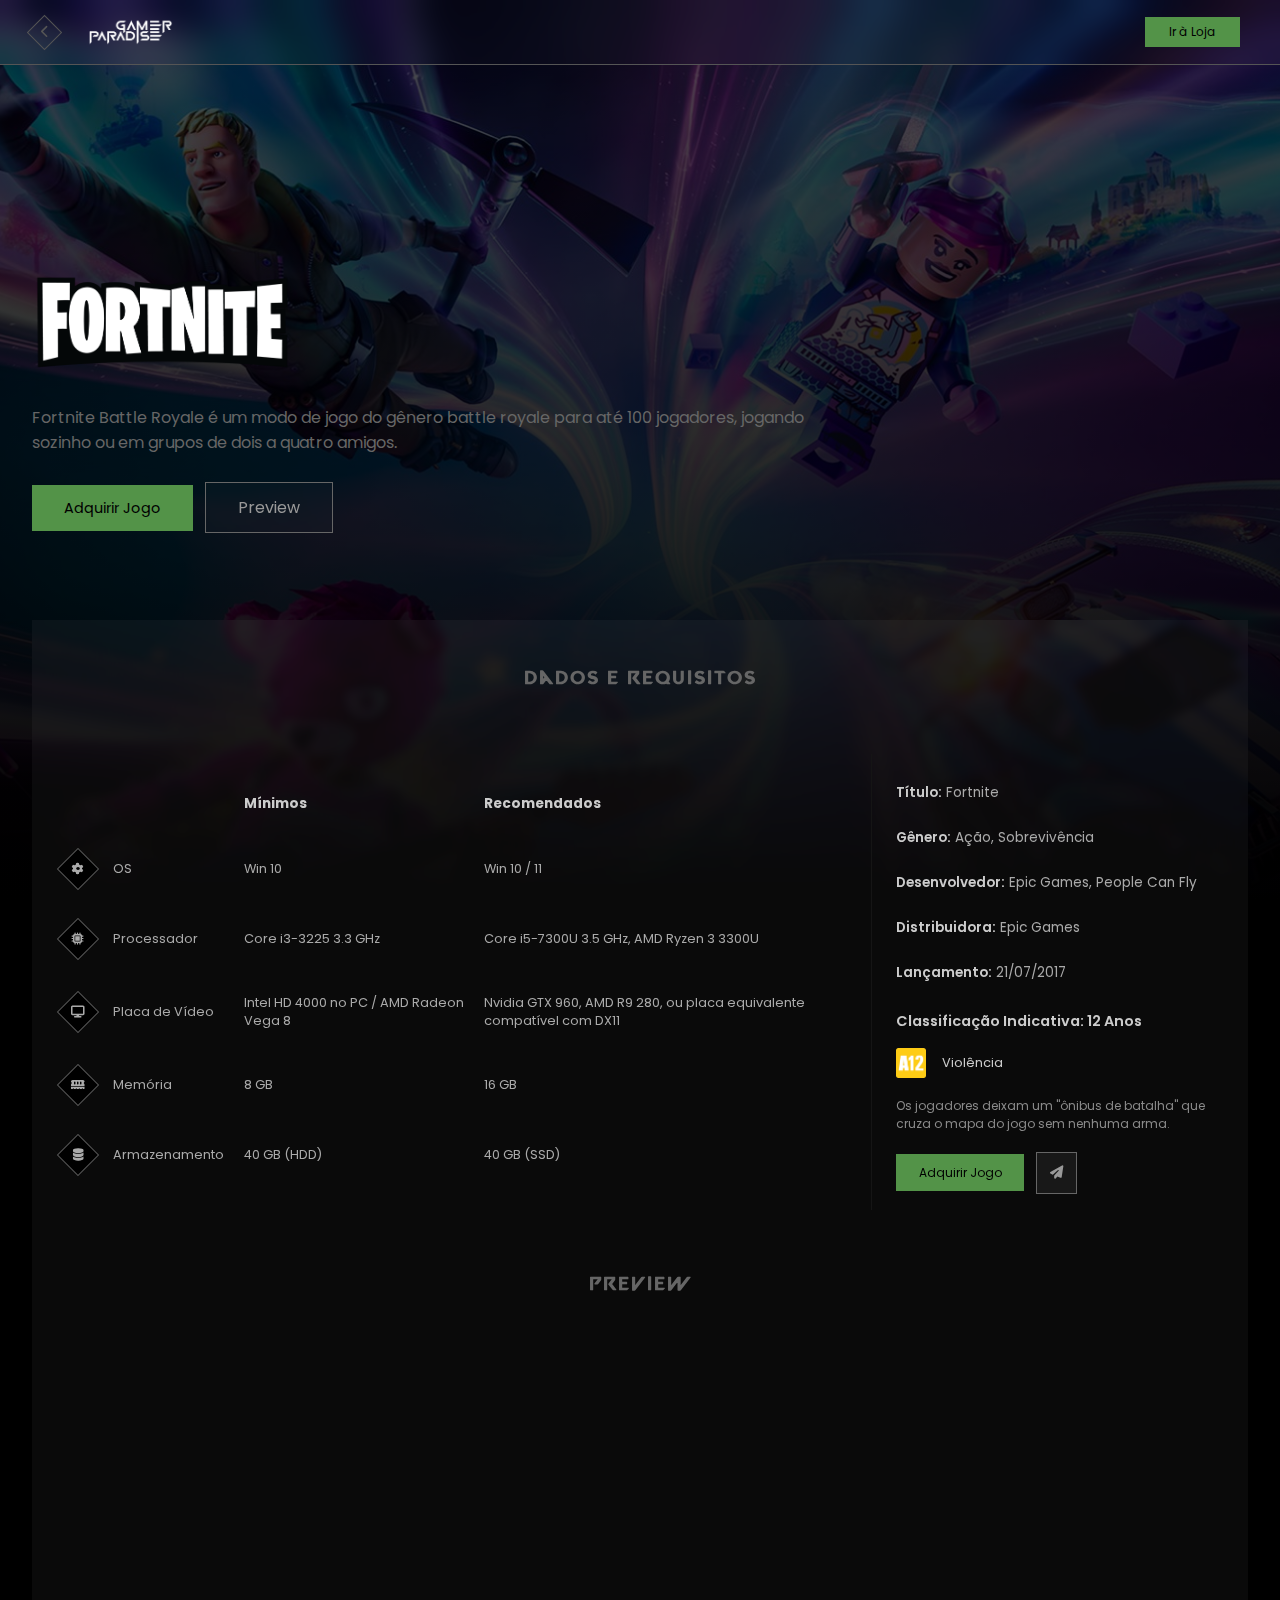
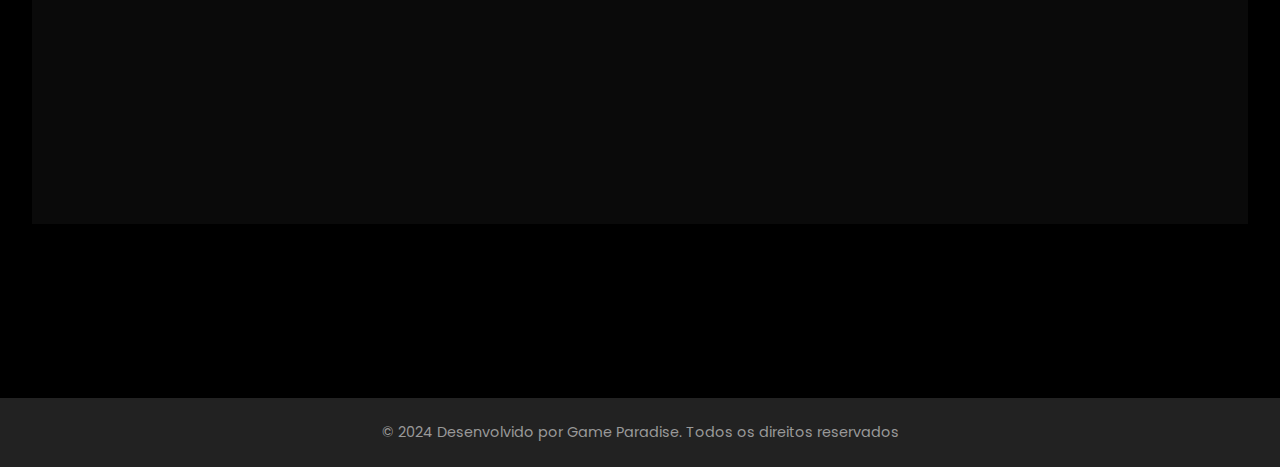
<file: src/pages/games/fortinite.html>
<!DOCTYPE html>
<html lang="pt-BR">
<head>
   <meta charset="UTF-8">
   <meta name="viewport" content="width=device-width, initial-scale=1.0">
   <link rel="shortcut icon" href="../../../assets/img/favicom.png" type="image/x-icon">
   <!-- Link File(s) CSS -->
   <link rel="stylesheet" href="../../../assets/css/_header.css">
   <link rel="stylesheet" href="../../../assets/css/_game.css">
   <link rel="stylesheet" href="https://cdnjs.cloudflare.com/ajax/libs/font-awesome/6.6.0/css/all.min.css"/>
   <title>Gamer Paradise ⋄ Fortnite</title>
</head>
<body>
   
   <!-- navegação -->
   <header>
      <div class="left">
         <a href="../../../index.html#gm" class="back"><i class="fa-solid fa-chevron-left"></i></a>
         <a href="../../../index.html"><img src="../../../assets/img/logo-gp.png" alt="logo gamer paradise" class="logo"></a>
      </div>

      <input type="checkbox" name="menu" id="menu">
      <label for="menu" id="b-menu"><i class="fa-solid fa-bars"></i></label>

      <ul>
         <a href="https://store.epicgames.com/pt-BR/" target="_blank" class="shop mn">Ir à Loja</a>
      </ul>

      <a href="https://store.epicgames.com/pt-BR/" target="_blank" class="shop">Ir à Loja</a>
   </header>


   <!-- Banner -->
   <div class="cover">
      <img src="../../../assets/img/banner__fortinite.png" alt="Banner Fortinite">
   </div>
   
   <!-- Detalhes -->
   <section class="container">
      <div class="dtl-1">
         <img src="../../../assets/img/logo__fortinite.png" alt="logo do jogo" class="logo">
         <p class="describe">Fortnite Battle Royale é um modo de jogo do gênero battle royale para até 100 jogadores, jogando sozinho ou em grupos de dois a quatro amigos.</p>
         <div class="row-button">
            <a href="https://www.fortnite.com/?lang=pt-BR" target="_blank" class="adquire">Adquirir Jogo</a>
            <a href="#preview" target="_blank" class="preview">Preview</a>
         </div>
      </div>

      <div class="dtl-2">
         <h1 class="div">Dados e Requisitos</h1>

         <div class="row-data">
            <div class="requisitos">
               <table>
                  <thead>
                     <tr>
                        <th></th>
                        <th></th>
                        <th>Mínimos</th>
                        <th>Recomendados</th>
                     </tr>
                  </thead>
                  <tbody>
                     <tr>
                        <td><div class="icon"><i class="fa-solid fa-gear"></i></div></td>
                        <td>OS</td>
                        <td>Win 10</td>
                        <td>Win 10 / 11</td>
                     </tr>
                     <tr>
                        <td><div class="icon"><i class="fa-solid fa-microchip"></i></div></td>
                        <td>Processador</td>
                        <td>Core i3-3225 3.3 GHz</td>
                        <td>Core i5-7300U 3.5 GHz, AMD Ryzen 3 3300U</td>
                     </tr>
                     <tr>
                        <td><div class="icon"><i class="fa-solid fa-display"></i></div></td>
                        <td>Placa de Vídeo</td>
                        <td>Intel HD 4000 no PC / AMD Radeon Vega 8</td>
                        <td>Nvidia GTX 960, AMD R9 280, ou placa equivalente compatível com DX11</td>
                     </tr>
                     <tr>
                        <td><div class="icon"><i class="fa-solid fa-memory"></i></div></td>
                        <td>Memória</td>
                        <td>8 GB</td>
                        <td>16 GB</td>
                     </tr>
                     <tr>
                        <td><div class="icon"><i class="fa-solid fa-database"></i><div></td>
                        <td>Armazenamento</td>
                        <td>40 GB (HDD)</td>
                        <td>40 GB (SSD)</td>
                     </tr>
                  </tbody>
               </table>
            </div>

            <div class="col-details">
              <ul>
                  <li><span>Título:</span> Fortnite</li>
                  <li><span>Gênero:</span> Ação, Sobrevivência</li>
                  <li><span>Desenvolvedor:</span> Epic Games, People Can Fly</li>
                  <li><span>Distribuidora:</span> Epic Games</li>
                  <li><span>Lançamento:</span> 21/07/2017</li>
              </ul>

              <p>Classificação Indicativa: 12 Anos</p>

              <div class="class">
                  <img src="../../../assets/img/cl-12.png" alt="Classificação Etaria">
                  <span>Violência</span>
              </div>

              <p class="sinopse">Os jogadores deixam um "ônibus de batalha" que cruza o mapa do jogo sem nenhuma arma.</p>
              <div>
               <a href="https://www.fortnite.com/?lang=pt-BR" target="_blank" class="adquire">Adquirir Jogo</a>
               <button class="share"><i class="fa-solid fa-paper-plane"></i></button>
              </div>
            </div>
         </div>

         <h2>Preview</h2>

         <div class="video-player" id="preview">
            <iframe width="560" height="315" src="https://www.youtube.com/embed/WJW-bzXZM8M?si=o9mzp8Hrex6Fiq6f" title="YouTube video player" frameborder="0" allow="accelerometer; autoplay; clipboard-write; encrypted-media; gyroscope; picture-in-picture; web-share" referrerpolicy="strict-origin-when-cross-origin" allowfullscreen></iframe>
         </div>
      </div>
   </section>

   <!-- Rodapé -->
   <footer>
      <p>© 2024 Desenvolvido por Game Paradise. Todos os direitos reservados</p>
   </footer>
</body>
</html>
</file>
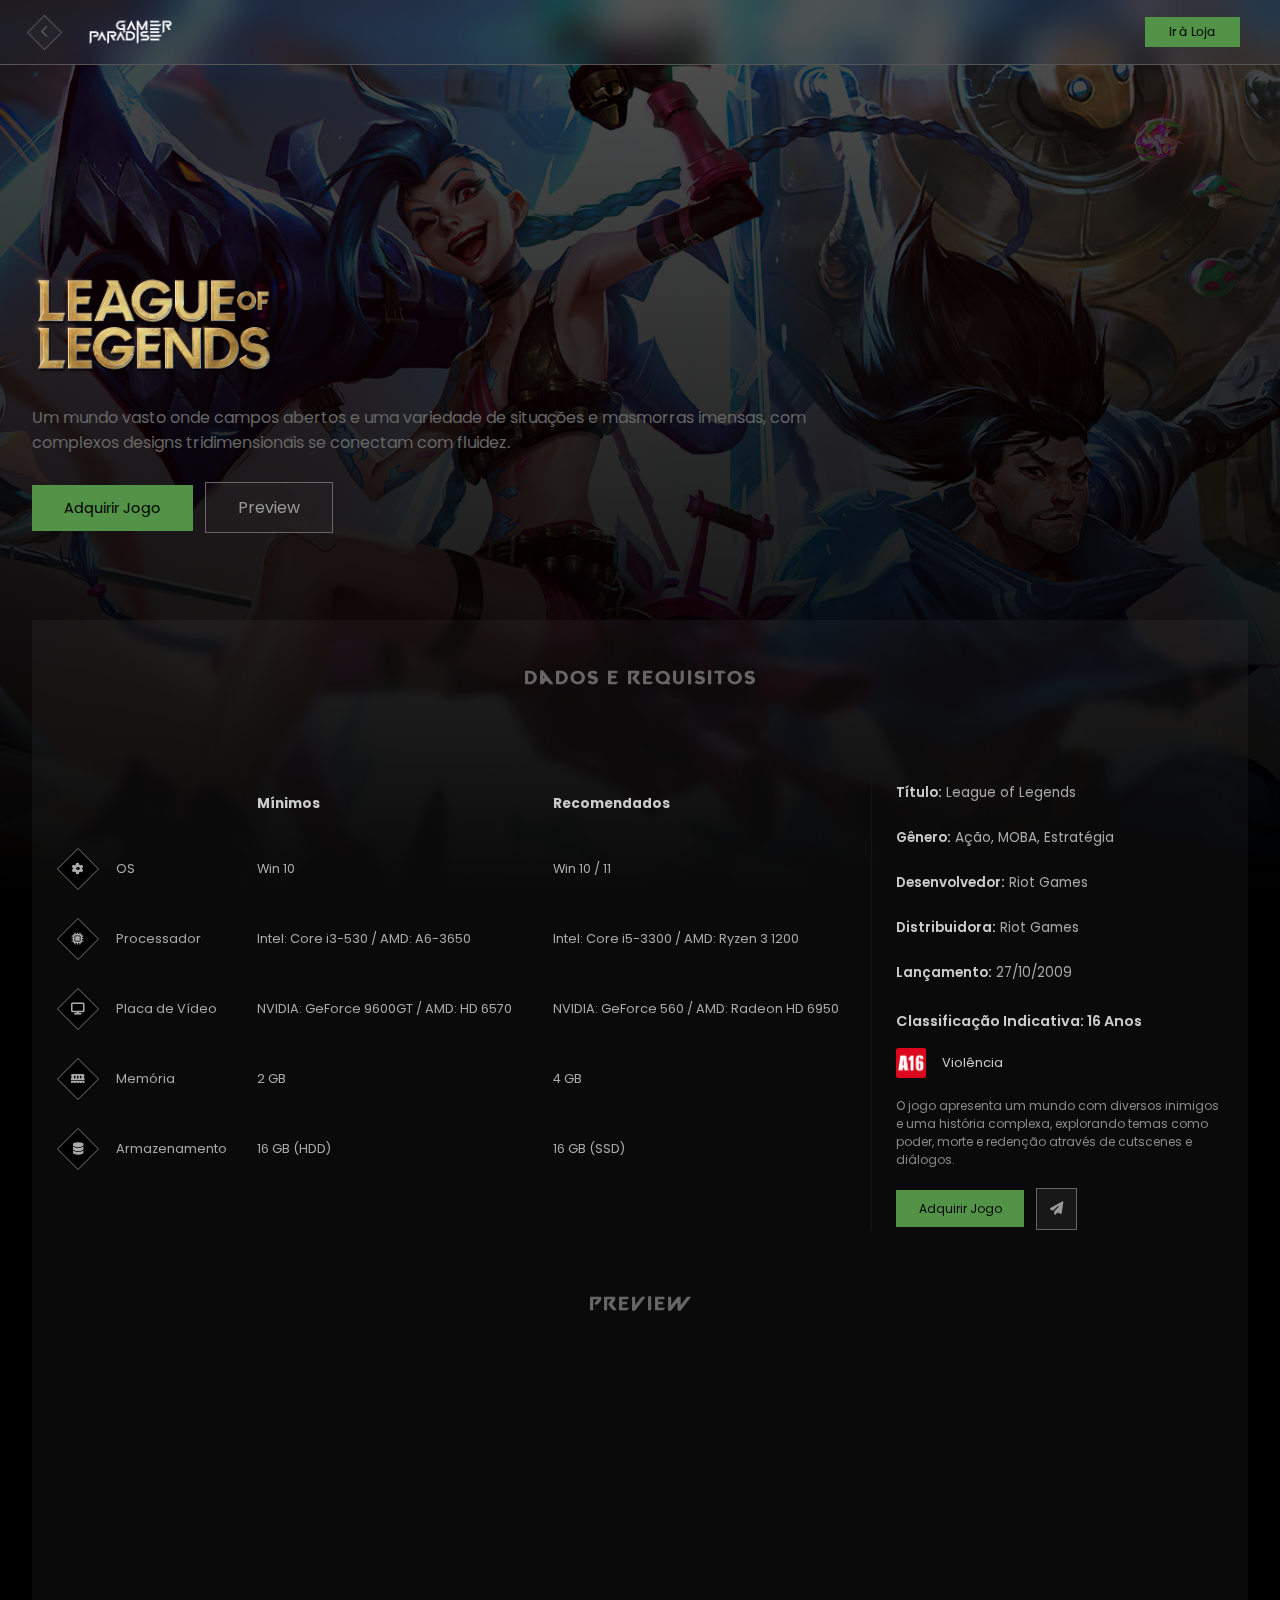
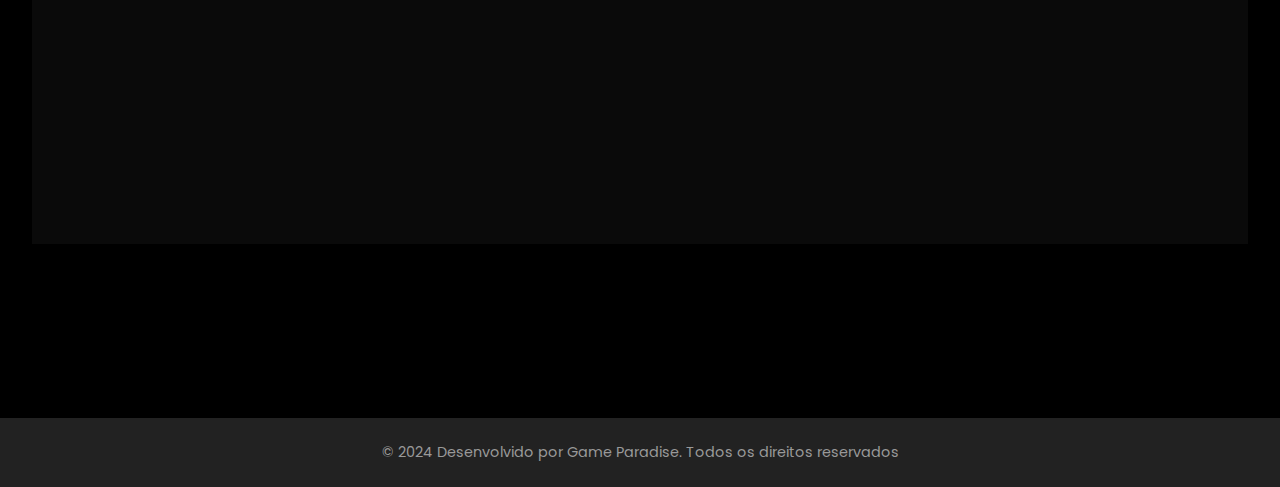
<file: src/pages/games/league-of-legends.html>
<!DOCTYPE html>
<html lang="pt-BR">
<head>
   <meta charset="UTF-8">
   <meta name="viewport" content="width=device-width, initial-scale=1.0">
   <link rel="shortcut icon" href="../../../assets/img/favicom.png" type="image/x-icon">
   <!-- Link File(s) CSS -->
   <link rel="stylesheet" href="../../../assets/css/_header.css">
   <link rel="stylesheet" href="../../../assets/css/_game.css">
   <link rel="stylesheet" href="https://cdnjs.cloudflare.com/ajax/libs/font-awesome/6.6.0/css/all.min.css"/>
   <title>Gamer Paradise ⋄ LOL</title>
</head>
<body>
   
   <!-- navegação -->
   <header>
      <div class="left">
         <a href="../../../index.html#gm" class="back"><i class="fa-solid fa-chevron-left"></i></a>
         <a href="../../../index.html"><img src="../../../assets/img/logo-gp.png" alt="logo gamer paradise" class="logo"></a>
      </div>

      <input type="checkbox" name="menu" id="menu">
      <label for="menu" id="b-menu"><i class="fa-solid fa-bars"></i></label>

      <ul>
         <a href="https://www.riotgames.com/pt-br" target="_blank" class="shop mn">Ir à Loja</a>
      </ul>

      <a href="https://www.riotgames.com/pt-br" target="_blank" class="shop">Ir à Loja</a>
   </header>


   <!-- Banner -->
   <div class="cover">
      <img src="../../../assets/img/banner__league-of-legends.png" alt="Banner League of Legends">
   </div>
   
   <!-- Detalhes -->
   <section class="container">
      <div class="dtl-1">
         <img src="../../../assets/img/logo__league-of-legends.png" alt="logo do jogo" class="logo">
         <p class="describe">Um mundo vasto onde campos abertos e uma variedade de situações e masmorras imensas, com complexos designs tridimensionais se conectam com fluidez. </p>
         <div class="row-button">
            <a href="https://www.leagueoflegends.com/pt-br/" target="_blank" class="adquire">Adquirir Jogo</a>
            <a href="#preview" target="_blank" class="preview">Preview</a>
         </div>
      </div>

      <div class="dtl-2">
         <h1 class="div">Dados e Requisitos</h1>

         <div class="row-data">
            <div class="requisitos">
               <table>
                  <thead>
                     <tr>
                        <th></th>
                        <th></th>
                        <th>Mínimos</th>
                        <th>Recomendados</th>
                     </tr>
                  </thead>
                  <tbody>
                     <tr>
                        <td><div class="icon"><i class="fa-solid fa-gear"></i></div></td>
                        <td>OS</td>
                        <td>Win 10</td>
                        <td>Win 10 / 11</td>
                     </tr>
                     <tr>
                        <td><div class="icon"><i class="fa-solid fa-microchip"></i></div></td>
                        <td>Processador</td>
                        <td>Intel: Core i3-530 / AMD: A6-3650</td>
                        <td>Intel: Core i5-3300 / AMD: Ryzen 3 1200</td>
                     </tr>
                     <tr>
                        <td><div class="icon"><i class="fa-solid fa-display"></i></div></td>
                        <td>Placa de Vídeo</td>
                        <td>NVIDIA: GeForce 9600GT / AMD: HD 6570</td>
                        <td>NVIDIA: GeForce 560 / AMD: Radeon HD 6950</td>
                     </tr>
                     <tr>
                        <td><div class="icon"><i class="fa-solid fa-memory"></i></div></td>
                        <td>Memória</td>
                        <td>2 GB</td>
                        <td>4 GB</td>
                     </tr>
                     <tr>
                        <td><div class="icon"><i class="fa-solid fa-database"></i><div></td>
                        <td>Armazenamento</td>
                        <td>16 GB (HDD)</td>
                        <td>16 GB (SSD)</td>
                     </tr>
                  </tbody>
               </table>
            </div>

            <div class="col-details">
              <ul>
                  <li><span>Título:</span> League of Legends</li>
                  <li><span>Gênero:</span> Ação, MOBA, Estratégia</li>
                  <li><span>Desenvolvedor:</span> Riot Games</li>
                  <li><span>Distribuidora:</span> Riot Games</li>
                  <li><span>Lançamento:</span> 27/10/2009</li>
              </ul>

              <p>Classificação Indicativa: 16 Anos</p>

              <div class="class">
                  <img src="../../../assets/img/cl-16.png" alt="Classificação Etaria">
                  <span>Violência</span>
              </div>

              <p class="sinopse">O jogo apresenta um mundo com diversos inimigos e uma história complexa, explorando temas como poder, morte e redenção através de cutscenes e diálogos.</p>
              <div>
               <a href="https://www.leagueoflegends.com/pt-br/" target="_blank" class="adquire">Adquirir Jogo</a>
               <button class="share"><i class="fa-solid fa-paper-plane"></i></button>
              </div>
            </div>
         </div>

         <h2>Preview</h2>

         <div class="video-player" id="preview">
            <iframe width="560" height="315" src="https://www.youtube.com/embed/p4QG59y6FGE?si=bSnj7PDUpFXaL1y0" title="YouTube video player" frameborder="0" allow="accelerometer; autoplay; clipboard-write; encrypted-media; gyroscope; picture-in-picture; web-share" referrerpolicy="strict-origin-when-cross-origin" allowfullscreen></iframe>
         </div>
      </div>
   </section>

   <!-- Rodapé -->
   <footer>
      <p>© 2024 Desenvolvido por Game Paradise. Todos os direitos reservados</p>
   </footer>
</body>
</html>
</file>
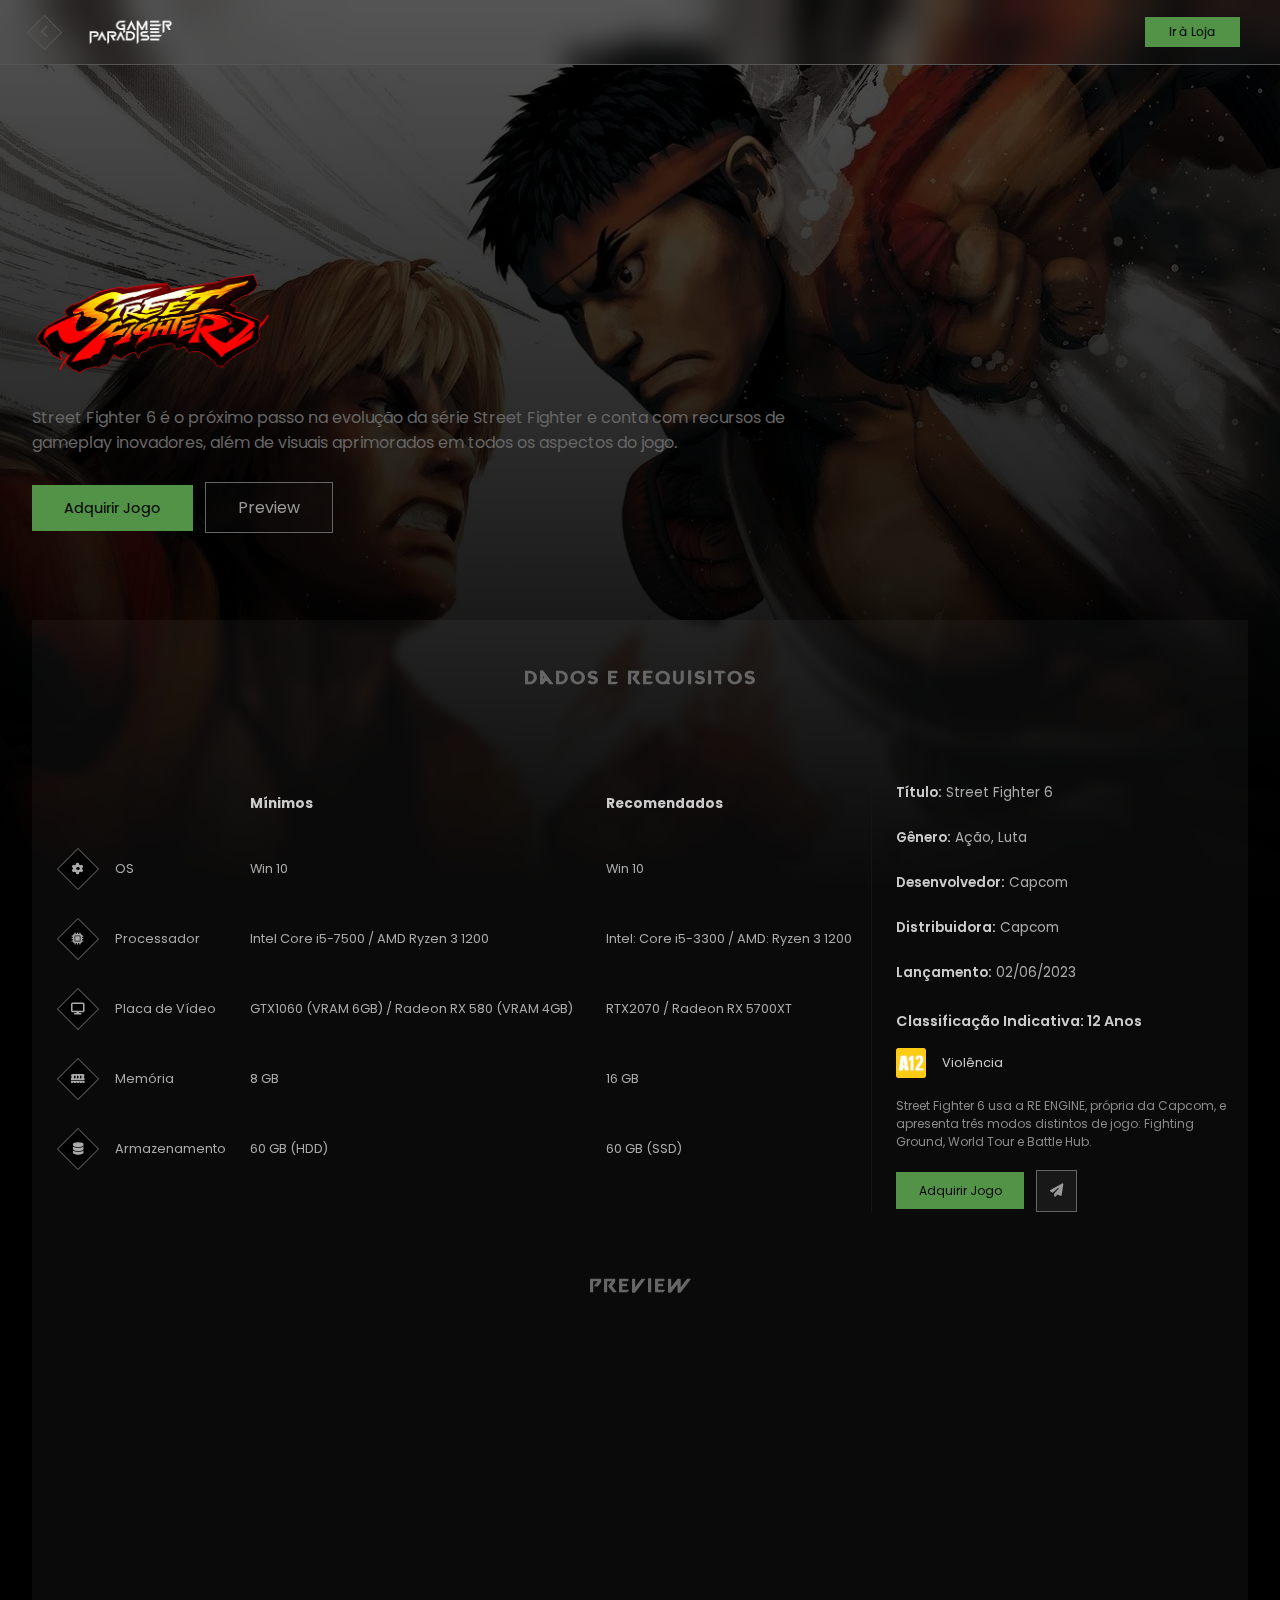
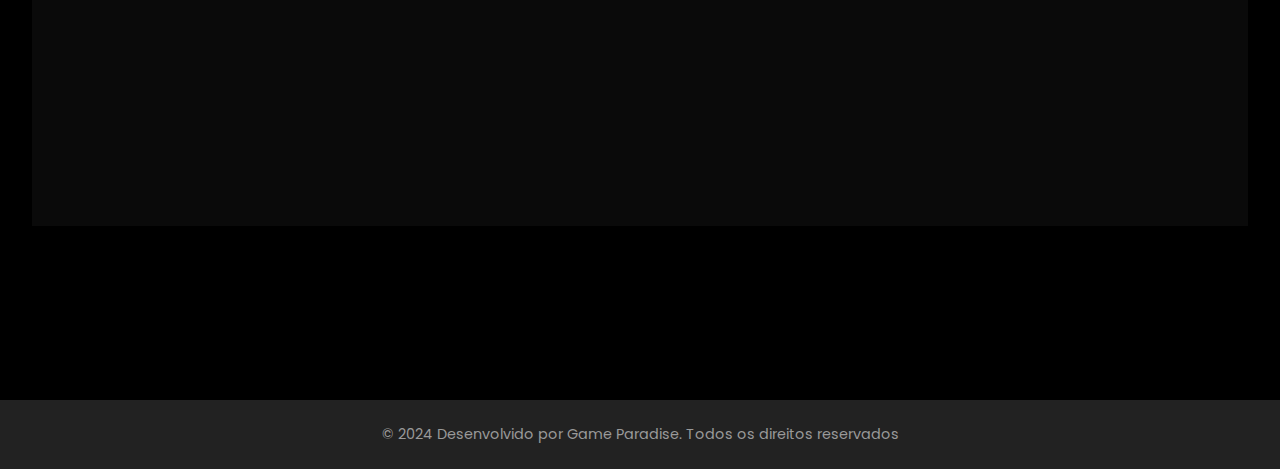
<file: src/pages/games/street-fighter.html>
<!DOCTYPE html>
<html lang="pt-BR">
<head>
   <meta charset="UTF-8">
   <meta name="viewport" content="width=device-width, initial-scale=1.0">
   <link rel="shortcut icon" href="../../../assets/img/favicom.png" type="image/x-icon">
   <!-- Link File(s) CSS -->
   <link rel="stylesheet" href="../../../assets/css/_header.css">
   <link rel="stylesheet" href="../../../assets/css/_game.css">
   <link rel="stylesheet" href="https://cdnjs.cloudflare.com/ajax/libs/font-awesome/6.6.0/css/all.min.css"/>
   <title>Gamer Paradise ⋄ Street Fighter</title>
</head>
<body>
   
   <!-- navegação -->
   <header>
      <div class="left">
         <a href="../../../index.html#gm" class="back"><i class="fa-solid fa-chevron-left"></i></a>
         <a href="../../../index.html"><img src="../../../assets/img/logo-gp.png" alt="logo gamer paradise" class="logo"></a>
      </div>

      <input type="checkbox" name="menu" id="menu">
      <label for="menu" id="b-menu"><i class="fa-solid fa-bars"></i></label>

      <ul>
         <a href="https://store.steampowered.com/?l=portuguese" target="_blank" class="shop mn">Ir à Loja</a>
      </ul>

      <a href="https://store.steampowered.com/?l=portuguese" target="_blank" class="shop">Ir à Loja</a>
   </header>


   <!-- Banner -->
   <div class="cover">
      <img src="../../../assets/img/banner__street-fighter.png" alt="Banner League of Legends">
   </div>
   
   <!-- Detalhes -->
   <section class="container">
      <div class="dtl-1">
         <img src="../../../assets/img/logo-street-fighter.png" alt="logo do jogo" class="logo">
         <p class="describe">Street Fighter 6 é o próximo passo na evolução da série Street Fighter e conta com recursos de gameplay inovadores, além de visuais aprimorados em todos os aspectos do jogo. </p>
         <div class="row-button">
            <a href="https://store.steampowered.com/app/1364780/Street_Fighter_6/" target="_blank" class="adquire">Adquirir Jogo</a>
            <a href="#preview" target="_blank" class="preview">Preview</a>
         </div>
      </div>

      <div class="dtl-2">
         <h1 class="div">Dados e Requisitos</h1>

         <div class="row-data">
            <div class="requisitos">
               <table>
                  <thead>
                     <tr>
                        <th></th>
                        <th></th>
                        <th>Mínimos</th>
                        <th>Recomendados</th>
                     </tr>
                  </thead>
                  <tbody>
                     <tr>
                        <td><div class="icon"><i class="fa-solid fa-gear"></i></div></td>
                        <td>OS</td>
                        <td>Win 10</td>
                        <td>Win 10</td>
                     </tr>
                     <tr>
                        <td><div class="icon"><i class="fa-solid fa-microchip"></i></div></td>
                        <td>Processador</td>
                        <td>Intel Core i5-7500 / AMD Ryzen 3 1200</td>
                        <td>Intel: Core i5-3300 / AMD: Ryzen 3 1200</td>
                     </tr>
                     <tr>
                        <td><div class="icon"><i class="fa-solid fa-display"></i></div></td>
                        <td>Placa de Vídeo</td>
                        <td>GTX1060 (VRAM 6GB) / Radeon RX 580 (VRAM 4GB)</td>
                        <td>RTX2070 / Radeon RX 5700XT</td>
                     </tr>
                     <tr>
                        <td><div class="icon"><i class="fa-solid fa-memory"></i></div></td>
                        <td>Memória</td>
                        <td>8 GB</td>
                        <td>16 GB</td>
                     </tr>
                     <tr>
                        <td><div class="icon"><i class="fa-solid fa-database"></i><div></td>
                        <td>Armazenamento</td>
                        <td>60 GB (HDD)</td>
                        <td>60 GB (SSD)</td>
                     </tr>
                  </tbody>
               </table>
            </div>

            <div class="col-details">
              <ul>
                  <li><span>Título:</span> Street Fighter 6</li>
                  <li><span>Gênero:</span> Ação, Luta</li>
                  <li><span>Desenvolvedor:</span> Capcom</li>
                  <li><span>Distribuidora:</span> Capcom</li>
                  <li><span>Lançamento:</span> 02/06/2023</li>
              </ul>

              <p>Classificação Indicativa: 12 Anos</p>

              <div class="class">
                  <img src="../../../assets/img/cl-12.png" alt="Classificação Etaria">
                  <span>Violência</span>
              </div>

              <p class="sinopse">Street Fighter 6 usa a RE ENGINE, própria da Capcom, e apresenta três modos distintos de jogo: Fighting Ground, World Tour e Battle Hub.</p>
              <div>
               <a href="https://store.steampowered.com/app/1364780/Street_Fighter_6/" target="_blank" class="adquire">Adquirir Jogo</a>
               <button class="share"><i class="fa-solid fa-paper-plane"></i></button>
              </div>
            </div>
         </div>

         <h2>Preview</h2>

         <div class="video-player" id="preview">
            <iframe width="560" height="315" src="https://www.youtube.com/embed/S3wSvxendck?si=1i4Mtnn5lUZVcLN3" title="YouTube video player" frameborder="0" allow="accelerometer; autoplay; clipboard-write; encrypted-media; gyroscope; picture-in-picture; web-share" referrerpolicy="strict-origin-when-cross-origin" allowfullscreen></iframe>
         </div>
      </div>
   </section>

   <!-- Rodapé -->
   <footer>
      <p>© 2024 Desenvolvido por Game Paradise. Todos os direitos reservados</p>
   </footer>
</body>
</html>
</file>
<file: assets/css/_header.css>
header
{
   position: fixed;
   width: 100%;
   height: 65px;
   padding: 1rem 2rem;
   display: flex;
   justify-content: space-between;
   align-items: center;
   background: #ffffff05;
   backdrop-filter: blur(15px);
   border-bottom: .5px solid #555;
   z-index: 1000;
}

header .left
{
   display: flex;
   align-items: center;
   gap: 2rem;
}

header .left .back
{
   width: 25px;
   height: 25px;
   display: flex;
   justify-content: center;
   align-items: center;
   border: .5px solid #555;
   color: #555;
   background: #ffffff05;
   font-size: .8rem;
   transform: rotate(-45deg);
}

header ul.mn
{
   gap: 1rem;
}

header ul.mn li a img
{
   user-select: none;
   height: 1.2rem;
}

.back i {transform: rotate(45deg);}
header .left .logo 
{
   height: 35px;
   margin-top: .25rem;
}

header ul
{
   display: flex;
   gap: 2rem;
   list-style: none;
}

header ul li {position: relative;}

header ul li a
{
   color: #aaa;
   font-size: .85rem;
}

header .shop
{
   border: none;
   background: #539348;
   padding: .35rem 1.5rem;
   font-size: .75rem;
   margin-right: 8px;
   color: #000;
}

header .shop.mn
{
   margin-top: 1rem;
   width: 100px;
   display: none;
}

#menu {display: none;}

#b-menu
{
   color: #ccc;
   font-size: 1.1rem;
   display: none;
   cursor: pointer;
}

@media (max-width: 800px)
{
   header ul
   {
      position: fixed;
      inset: 65px auto auto -100%;
      flex-direction: column;
      padding: 2rem;
      width: 100%;
      height: calc(100vh - 65px);
      background: #222;
      transition: 0.3s all ease-in-out;
   }

   header .shop{display: none;}
   header .shop.mn, #b-menu {display: block;}
   #menu:checked ~ ul {inset: 65px auto auto 0;}
}
</file>
<file: assets/css/style.css>
@import url('https://fonts.googleapis.com/css2?family=Poppins:wght@100;200;300;400;500;600;700;800;900&display=swap');

@font-face 
{
   font-family: 'Paradise';
   src: url(../fonts/Paradise-font.ttf);
}

*
{
   margin: 0;
   padding: 0;
   box-sizing: border-box;
   font-family: 'Poppins', Arial, Helvetica, sans-serif;
   text-decoration: none;
   list-style: none;
}

html {scroll-behavior: smooth;}

a, button {cursor: pointer !important;}

body
{
   width: 100%;
   background: #000;
}

body::-webkit-scrollbar
{
   width: 6px;
   background: #000;
}

body::-webkit-scrollbar-thumb
{
   width: 100%;
   background: #555;
}

.cover
{
   position: absolute;
   inset: 0;
   width: 100%;
   height: 100vh;
   z-index: -1;
   overflow: hidden;
}

.cover::before
{
   position: absolute;
   content: '';
   inset: 0;
   width: 100%;
   height: 100vh;
   background: linear-gradient(0, #000000, #000000ad);
}

.cover img
{
   width: 100%;
   height: 120%;
   object-fit: cover;
   opacity: 1;
   user-select: none;
   pointer-events: none;
}

section {padding: 1.5rem 2rem;}

/* *** Conteúdo *** */

.title
{
   color: #fff;
   font-size: 1.4rem;
   text-align: center;
   font-family: 'Paradise';
   margin: 8rem 0 2rem 0;
}

.dtl
{
   max-width: 1300px;
   margin: 120px auto 50px auto;
}

.dtl.ap
{
   margin-top: 18rem;
}

.dtl.ap .logo 
{
   color: #fff;
   font-size: 2rem;
   font-family: 'Paradise';
   max-width: 550px;
}

.dtl.ap .describe
{
   color: #666;
   margin: 1.5rem 0 2.5rem 0;
   max-width: 800px;
   font-size: 1rem;
}

.dtl.ap .adquire
{
   border: none;
   background: #539348;
   padding: .8rem 2rem;
   font-size: .9rem;
   margin-right: 8px;
   color: #000;
}

.dtl.ap .preview
{
   border: .5px solid #666;
   background: #ffffff05;
   backdrop-filter: blur(5px);
   padding: .8rem 2rem;
   color: #999;
}

/* *** Partidas *** */

.matches
{
   position: relative;
   padding: 1rem;
   max-width: 1300px;
   margin: 0 auto;
   background: #ffffff05;
   border: .5px solid #cccccc15;
   backdrop-filter: blur(5px);
}

.matches h1
{
   text-align: center;
   text-transform: uppercase;
   color: #ddd;
   font-style: italic;
   margin-top: 4rem;
}

.matches ul
{
   display: flex;
   justify-content: center;
   flex-wrap: wrap;
   gap: 1.5rem;
   margin: 3rem 0;
}

.matches ul li
{
   color: #aaa;
   font-size: .8rem;
}

.matches ul li i 
{
   margin-right: 1rem;
   color: rgb(107, 97, 63);
}

.matches :is(.min, .max)
{
   position: absolute;
   padding: .5rem .7rem;
   background: #539348;
   font-size: .85rem;
}

.matches .min {inset: 1rem auto auto 1rem;}
.matches .max {inset: 1rem 1rem auto auto;}

.matches .rw-btn
{
   display: flex;
   justify-content: center;
   gap: 1rem;
}

.rw-btn .sub
{
   border: none;
   background: #539348;
   padding: .6rem 1.5rem;
   font-size: .85rem;
   margin-right: 8px;
   color: #000;
}

.rw-btn .mmt
{
   border: .5px solid #666;
   background: #ffffff05;
   backdrop-filter: blur(5px);
   padding: .6rem 1.5rem;
   font-size: .85rem;
   color: #999;
}

/* *** Informações *** */

.dtl .bl-info
{
   display: flex;
   flex-direction: row-reverse;
   gap: 6rem;
   margin-bottom: 6rem;
}

.bl-info:nth-last-of-type(even)
{
   flex-direction: row;
}

.bl-info .cv
{
   flex: 3;
   height: 300px;
   overflow: hidden;
   position: relative;
}

.bl-info .cv p
{
   position: absolute;
   text-align: left;
   inset: auto auto 1rem 1rem;
   font-size: 1.5rem;
   color: #fff;
}

.bl-info .cv img
{
   width: 100%;
   height: 100%;
   object-fit: cover;
}

.bl-info .text
{
   flex: 2;
   background: #ffffff05;
   border: 1px solid #cccccc10;
   padding: 2rem;
   color: #666;
   font-size: 1.2rem;
   text-align: center;
   display: flex;
   justify-content: center;
   align-items: center;
   line-height: 150%;
}

/* *** Jogos *** */

.dtl.pj 
{
   display: grid;
   grid-template-columns: repeat(4, 1fr);
   gap: 20px;
   padding: 20px;
   margin-top: 2rem;
}

.game__card 
{
   position: relative;
   overflow: hidden;
   height: 400px;
   box-shadow: 0 4px 8px rgba(0, 0, 0, 0.1);
   transition: transform 0.3s ease;
}

.game__card:hover {transform: scale(1.05);}

.game__card img 
{
   width: 100%;
   height: 100%;
   object-fit: cover;
   transition: 0.3s all ease;
   filter: grayscale(100%);
   user-select: none;
}

.game__card:hover img
{
   transform: scale(1.1);
   filter: grayscale(0);
}

.title-pj
{
   position: absolute;
   inset: auto auto 0 0;
   width: 100%;
   padding: 10px;
   color: white;
   background-color: #111;
   text-align: center;
   font-size: 14px;
   font-family: 'Paradise';
}

/* Responsividade */

@media (max-width: 1024px) 
{
  .dtl.pj {grid-template-columns: repeat(3, 1fr);}
}

@media (max-width: 768px) 
{
  .dtl.pj {grid-template-columns: repeat(2, 1fr);}
}

@media (max-width: 480px) 
{
   .dtl.pj {grid-template-columns: 1fr;}
}

/* *** contato *** */

.dtl.form
{
   display: flex;
   flex-direction: row;
   gap: 1rem;
}

form 
{
   width: 50%;
   display: grid;
   grid-template-columns: repeat(2, 1fr);
   padding: 0rem;
   gap: 1rem;
}

form .field
{
   position: relative;
}

form :is(input, textarea) 
{
   width: 100%;
   background: none;
   border: 1px solid #cccccc50;
   outline: none;
   padding: 1rem 1.5rem;
   color: #ccc;
}

form :is(input, textarea)::placeholder
{
   color: #cccccc40;
}

form textarea
{
   height: 150px;
   resize: none;
}

form textarea::-webkit-scrollbar
{
   width: 8px;
   background: #cccccc50;
}

form textarea::-webkit-scrollbar-thumb
{
   width: 100%;
   background: #555;
}

form .field:nth-child(3),
form .field:nth-child(4)  {grid-column: span 2;}

form label 
{
   position: absolute;
   color: #555;
   text-transform: uppercase;
   letter-spacing: 1.5px;
   font-size: .8rem;
   inset: -.6rem auto auto .5rem;
   background: #000;
   padding: 0 .4rem;
}

form label span
{
   color: #539348;
   font-size: 1rem
}

form button 
{
   grid-column: span 2;
   background: #539348;
   color: #000;
   text-transform: uppercase;
   letter-spacing: 2px;
   font-size: 1.05rem;
   border: none;
   padding: 1rem;
   cursor: pointer;
}

.bl-data
{
   width: 50%;
   border: 1px solid #cccccc50;
   padding: 1.9rem;
   height: auto;
}

.bl-data h3
{
   color: #999;
   margin-bottom: 1.2rem;
}

.bl-data p
{
   font-size: .9rem;
   color: #666;
   margin-bottom: .8rem;
}

.bl-data ul
{
   display: flex;
   flex-direction: column;
   gap: .5rem;
}

.bl-data ul li a
{
   color: #777;
   font-size: .85rem;
}

.bl-data ul li a i,
.bl-data p i
{
   margin-right: .5rem;
   color: #539348;
}

/* *** Rodapé *** */

footer
{
   width: 100%;
   padding: 1.5rem 2rem;
   background: #222;
   text-align: center;
}

footer p
{
   color: #999;
   font-size: .9rem;
}


/* *** Media Queries *** */

@media (max-width: 750px)
{
   .dtl.form {flex-direction: column;}

   form, .bl-data {width: 100%;}

   .bl-info .cv p
   {
      font-size: 1.2rem;
   }

   .dtl .bl-info
   {
      gap: 2rem;
      margin-bottom: 4rem;
   }
}

@media (max-width: 600px)
{
   .dtl .bl-info
   {
      flex-direction: column;
   }

   .bl-info .cv p {font-size: 1rem;}
   .bl-info .text {font-size: 1rem;}

   .game__card {height: 300px;}
}
</file>
<file: assets/css/_dashboard.css>
@import url('https://fonts.googleapis.com/css2?family=Poppins:wght@100;200;300;400;500;600;700;800;900&display=swap');

@font-face 
{
   font-family: 'Paradise';
   src: url(../fonts/Paradise-font.ttf);
}

*
{
   margin: 0;
   padding: 0;
   box-sizing: border-box;
   font-family: 'Poppins', Arial, Helvetica, sans-serif;
   text-decoration: none;
   list-style: none;
}

html {scroll-behavior: smooth;}

a, button {cursor: pointer !important;}

body
{
   width: 100%;
   background: #000;
}

body::-webkit-scrollbar
{
   width: 6px;
   background: #000;
}

body::-webkit-scrollbar-thumb
{
   width: 100%;
   background: #555;
}

section 
{
   padding: 2rem;
   min-height: 100vh;
   display: flex;
   align-items: center;
   justify-content: center;
   flex-direction: column;
}

section.eq
{
   padding: 90px 2rem;
}

/* *** Conteúdo *** */

.title 
{
   color: #fff;
   font-size: 1.4rem;
   text-align: center;
   font-family: 'Paradise';
   margin: 8rem 0 2rem 0;
}

table 
{
   width: 95%;
   border-collapse: collapse;
   margin: auto;
   background: #ffffff1d;
   backdrop-filter: blur(8px);
   overflow: hidden;
   box-shadow: 0 4px 8px rgba(0, 0, 0, 0.3);
   border-radius: 5px;
   table-layout: fixed;
}

thead {background: #539348;}

thead td 
{
   font-weight: bold;
   color: #fff;
   padding: 12px 18px;
   text-transform: uppercase;
   font-size: 14px;
   font-family: 'Paradise', Arial, Helvetica, sans-serif;
   text-align: left;
   vertical-align: middle;
}

tbody tr {transition: all 0.3s ease;}
tbody tr:hover {background: #0F0E0F;}

thead td:first-child,
tbody td:first-child 
{
   width: 50px;
   max-width: 50px;
   text-align: center;
}

tbody td 
{
   padding: 16px 12px 12px 12px;
   font-size: .8em;
   color: #ccc;
   text-align: left;
   vertical-align: middle;
   white-space: nowrap;
   overflow: hidden;
}

.dash-1 tbody td:nth-child(4)
{
   white-space: nowrap;
   overflow: hidden;
   text-overflow: ellipsis;
   max-width: 100px;
}

.dash-2 tbody :where(
   td:nth-child(3),
   td:nth-child(4),
   td:nth-child(5),
   td:nth-child(6),
   td:nth-child(7),
   td:nth-child(8),
   td:nth-child(9)
)
{
   white-space: nowrap;
   overflow: hidden;
   text-overflow: ellipsis;
   max-width: 100px;
}

:is(thead, tbody) td:last-child 
{
   text-align: center;
   vertical-align: middle;
}

tbody td:last-child 
{
   display: flex;
   justify-content: center;
   align-items: center;
   gap: 10px;
}

tbody td button, a 
{
   color: #fff;
   font-size: .9em;
   text-decoration: none;
   padding: 8px 25px;
   transition: all 0.3s ease;
   border-radius: 5px;
   border: none;
}

tbody td a.edt 
{background: #4c81af;}
tbody td button.del
{background: #f96b60;}

/* Estilo responsivo */
@media (max-width: 768px) 
{
   table {width: 95%;}

   thead td, tbody td 
   {
      font-size: 12px;
      padding: 8px 6px;
   }

   tbody td button, a 
   {
      font-size: .75em;
      padding: 6px 15px;
   }
}


/* *** Rodapé *** */

footer
{
   width: 100%;
   padding: 1.5rem 2rem;
   background: #222;
   text-align: center;
}

footer p
{
   color: #999;
   font-size: .9rem;
}


/* *** Media Queries *** */

@media (max-width: 600px)
{
   form 
   {
      display: flex;
      flex-direction: column;
      gap: 2rem;
   }
}
</file>
<file: assets/css/_form.css>
@import url('https://fonts.googleapis.com/css2?family=Poppins:wght@100;200;300;400;500;600;700;800;900&display=swap');

@font-face 
{
   font-family: 'Paradise';
   src: url(../fonts/Paradise-font.ttf);
}

*
{
   margin: 0;
   padding: 0;
   box-sizing: border-box;
   font-family: 'Poppins', Arial, Helvetica, sans-serif;
   text-decoration: none;
   list-style: none;
}

html {scroll-behavior: smooth;}

a, button {cursor: pointer !important;}

body
{
   width: 100%;
   background: #000;
}

body::-webkit-scrollbar
{
   width: 6px;
   background: #000;
}

body::-webkit-scrollbar-thumb
{
   width: 100%;
   background: #555;
}

section 
{
   padding: 2rem;
   min-height: 100vh;
   display: flex;
   align-items: center;
   justify-content: center;
   flex-direction: column;
}

section.eq
{
   padding: 90px 2rem;
}

/* *** Conteúdo *** */

.title
{
   color: #fff;
   font-size: 1.4rem;
   text-align: center;
   font-family: 'Paradise';
   margin: 8rem 0 2rem 0;
}

/* Responsividade */

@media (max-width: 1024px) 
{
  .dtl.pj {grid-template-columns: repeat(3, 1fr);}
}

@media (max-width: 768px) 
{
  .dtl.pj {grid-template-columns: repeat(2, 1fr);}
}

@media (max-width: 480px) 
{
   .dtl.pj {grid-template-columns: 1fr;}
}

/* *** contato *** */

.dtl.form
{
   display: flex;
   flex-direction: row;
   gap: 1rem;
   margin-top: 150px;
}

.link-b
{
   color: #ccc;
   letter-spacing: 1.2px;
   margin-top: 1.5rem;
}

form 
{
   max-width: 700px;
   width: 100%;
   display: grid;
   grid-template-columns: repeat(2, 5fr);
   padding: 0rem;
   gap: 1rem;
}

form .field
{
   position: relative;
}

form :is(input, select) 
{
   width: 100%;
   background: none;
   border: 1px solid #cccccc50;
   outline: none;
   padding: 1rem 1.5rem;
   color: #ccc;
}

form :is(input, select)::placeholder
{
   color: #555;
}

form label 
{
   position: absolute;
   color: #555;
   text-transform: uppercase;
   letter-spacing: 1.5px;
   font-size: .9rem;
   inset: -.6rem auto auto .5rem;
   background: #000;
   padding: 0 .4rem;
}

form label span
{
   color: #539348;
   font-size: 1rem
}

form button 
{
   grid-column: span 2;
   background: #539348;
   color: #000;
   text-transform: uppercase;
   letter-spacing: 2px;
   font-size: 1.05rem;
   border: none;
   padding: 1rem;
   cursor: pointer;
}

/* *** Rodapé *** */

footer
{
   width: 100%;
   padding: 1.5rem 2rem;
   background: #222;
   text-align: center;
}

footer p
{
   color: #999;
   font-size: .9rem;
}


/* *** Media Queries *** */

@media (max-width: 600px)
{
   form 
   {
      display: flex;
      flex-direction: column;
      gap: 2rem;
   }
}
</file>
<file: assets/css/_game.css>
@import url('https://fonts.googleapis.com/css2?family=Poppins:wght@100;200;300;400;500;600;700;800;900&display=swap');

@font-face 
{
   font-family: 'Paradise';
   src: url(../fonts/Paradise-font.ttf);
}

*
{
   margin: 0;
   padding: 0;
   box-sizing: border-box;
   font-family: 'Poppins', Arial, Helvetica, sans-serif;
   text-decoration: none;
}

html {scroll-behavior: smooth;}

a, button {cursor: pointer !important;}

body
{
   width: 100%;
   background: #000;
}

body::-webkit-scrollbar
{
   width: 6px;
   background: #000;
}

body::-webkit-scrollbar-thumb
{
   width: 100%;
   background: #555;
}

.cover
{
   position: absolute;
   inset: 0;
   width: 100%;
   height: 100vh;
   z-index: -1;
   overflow: hidden;
}

.cover::before
{
   position: absolute;
   content: '';
   inset: 0;
   width: 100%;
   height: 100vh;
   background: linear-gradient(0, #000000, #000000ad);
}

.cover img
{
   width: 100%;
   height: 120%;
   object-fit: cover;
   opacity: 1;
   user-select: none;
   pointer-events: none;
}

section {padding: 1.5rem 2rem;}

/* *** Titulos & Links *** */

.dtl-1
{
   max-width: 1300px;
   margin: 250px auto 100px auto;
}

.dtl-1 .logo {height: 100px;}
.dtl-1 .describe
{
   color: #666;
   margin: 1.5rem 0 2.5rem 0;
   max-width: 800px;
   font-size: 1rem;
}

.dtl-1 .adquire
{
   border: none;
   background: #539348;
   padding: .8rem 2rem;
   font-size: .9rem;
   margin-right: 8px;
   color: #000;
}

.dtl-1 .preview
{
   border: .5px solid #666;
   background: #ffffff05;
   backdrop-filter: blur(5px);
   padding: .8rem 2rem;
   color: #999;
}

/* *** Detalhes do Jogo *** */

.row-data
{
   display: flex;
   flex-direction: row;
}

.row-data .requisitos {width: 100%;}

.dtl-2 
{
   position: relative;
   max-width: 1300px;
   margin: 0 auto 150px auto;
   padding: 3rem 1.3rem 1rem 1.3rem;
   width: 100%;
   background: #ffffff0a;
   backdrop-filter: blur(5px);
}

.dtl-2 :is(h1, h2)
{
   text-align: center;
   font-family: 'Paradise', Arial, Helvetica, sans-serif;
   color: #666;
   font-size: 1.2rem;
   letter-spacing: 2px;
}

.dtl-2 h1 {margin-bottom: 4rem;}
.dtl-2 h2 {margin: 4rem 0;}

.dtl-2 table 
{
  width: 100%;
  border-collapse: collapse;
  margin: 20px 0;
  font-size: 12px;
}

.dtl-2 table :is(th, td){padding: 20px 10px;}

.dtl-2 thead th 
{
  font-weight: bold;
  text-align: left;
}

.dtl-2 table .icon
{
   width: 30px;
   height: 30px;
   border: 1px solid #aaaaaa80;
   background: #000;
   display: flex;
   justify-content: center;
   align-items: center;
   transform: rotate(-45deg);
}

.dtl-2 table .icon i
{
   color: #aaa;
   transform: rotate(45deg);
   font-size: .75rem;
}

.dtl-2 table thead tr th
{
   color: #ccc;
   font-size: .85rem;
}

.dtl-2 table tbody tr td
{
   color: #aaa;
   font-size: .8rem;
}

.row-data .col-details
{
   width: 500px;
   padding-left: 1.5rem;
   border-left: .5px solid #151515;
}

.col-details p
{
   color: #ccc;
   font-weight: 600;
   margin: 1rem 0;
   font-size: .9rem;
}

.col-details .class
{
   display: flex;
   flex-direction: row;
   align-items: center;
   gap: 1rem;
}

.col-details .class img
{
   width: 30px;
}

.col-details .class span
{
   color: #ccc;
   font-size: .8rem;
}

.col-details ul
{
   list-style: none;
   padding-top: 1rem;
}

.col-details ul li
{
   font-size: .85rem;
   line-height: 45px;
   color: #aaa;
}

.col-details ul li span
{
   color: #ccc;
   font-weight: 600;
}

.col-details .sinopse
{
   color: #8b8b8b;
   font-weight: 400;
   font-size: .75rem;
   margin: 1.2rem 0;
}

.col-details .adquire
{
   border: none;
   background: #539348;
   padding: .6rem 1.4rem;
   font-size: .75rem;
   margin-right: 8px;
   color: #000;
}

.col-details .share
{
   border: .5px solid #666;
   background: #ffffff05;
   backdrop-filter: blur(5px);
   padding: .6rem .8rem;
   color: #999;
}

/* *** Preview *** */

.video-player 
{
   position: relative;
   width: 100%;
   height: 400px;
   overflow: hidden;
   max-width: 800px;
   margin: 0 auto 3rem auto;
}

.video-player iframe 
{
   position: absolute;
   top: 0;
   left: 0;
   width: 100%;
   height: 400px;
}

/* *** Rodapé *** */

footer
{
   width: 100%;
   padding: 1.5rem 2rem;
   background: #222;
   text-align: center;
}

footer p
{
   color: #999;
   font-size: .9rem;
}

/* *** Media Queries *** */

/* Tablet */
@media (max-width: 900px)
{
   .row-data {flex-direction: column;}

   .row-data .col-details
   {
      width: 100%;
      border: none;
   }

   .col-details .sinopse {font-size: .85rem;}
}

@media (max-width: 750px)
{
   .row-data .col-details {padding-left: .75rem;}
   .dtl-2 {padding: 3rem 1.3rem 1rem 1.3rem;}

   table :is(thead tr th, tbody tr td):nth-child(2) {display: none;}

   .video-player 
   {
      margin: 0 auto;
      height: 300px;
   }
   
   .video-player iframe {height: 300px;}
}

/* Mobile */
@media (max-width: 600px)
{
   section {padding: 1.5rem;}
   
   .dtl-1 .logo{height: 75px;}
   .dtl-1 .describe {font-size: .9rem;}

   .dtl-1 .adquire
   {
      padding: .7rem 1.6rem;
      font-size: .85rem;
   }

   .dtl-1 .preview
   {
      padding: .7rem 1.6rem;
      font-size: .85rem;
   }

   .dtl-2 {padding: 3rem 1rem 1rem 1rem;}
   .dtl-2 h1 {margin-bottom: 2rem;}

   table thead tr th:first-child,
   table tbody tr td:first-child {display: none;}
}
</file>
